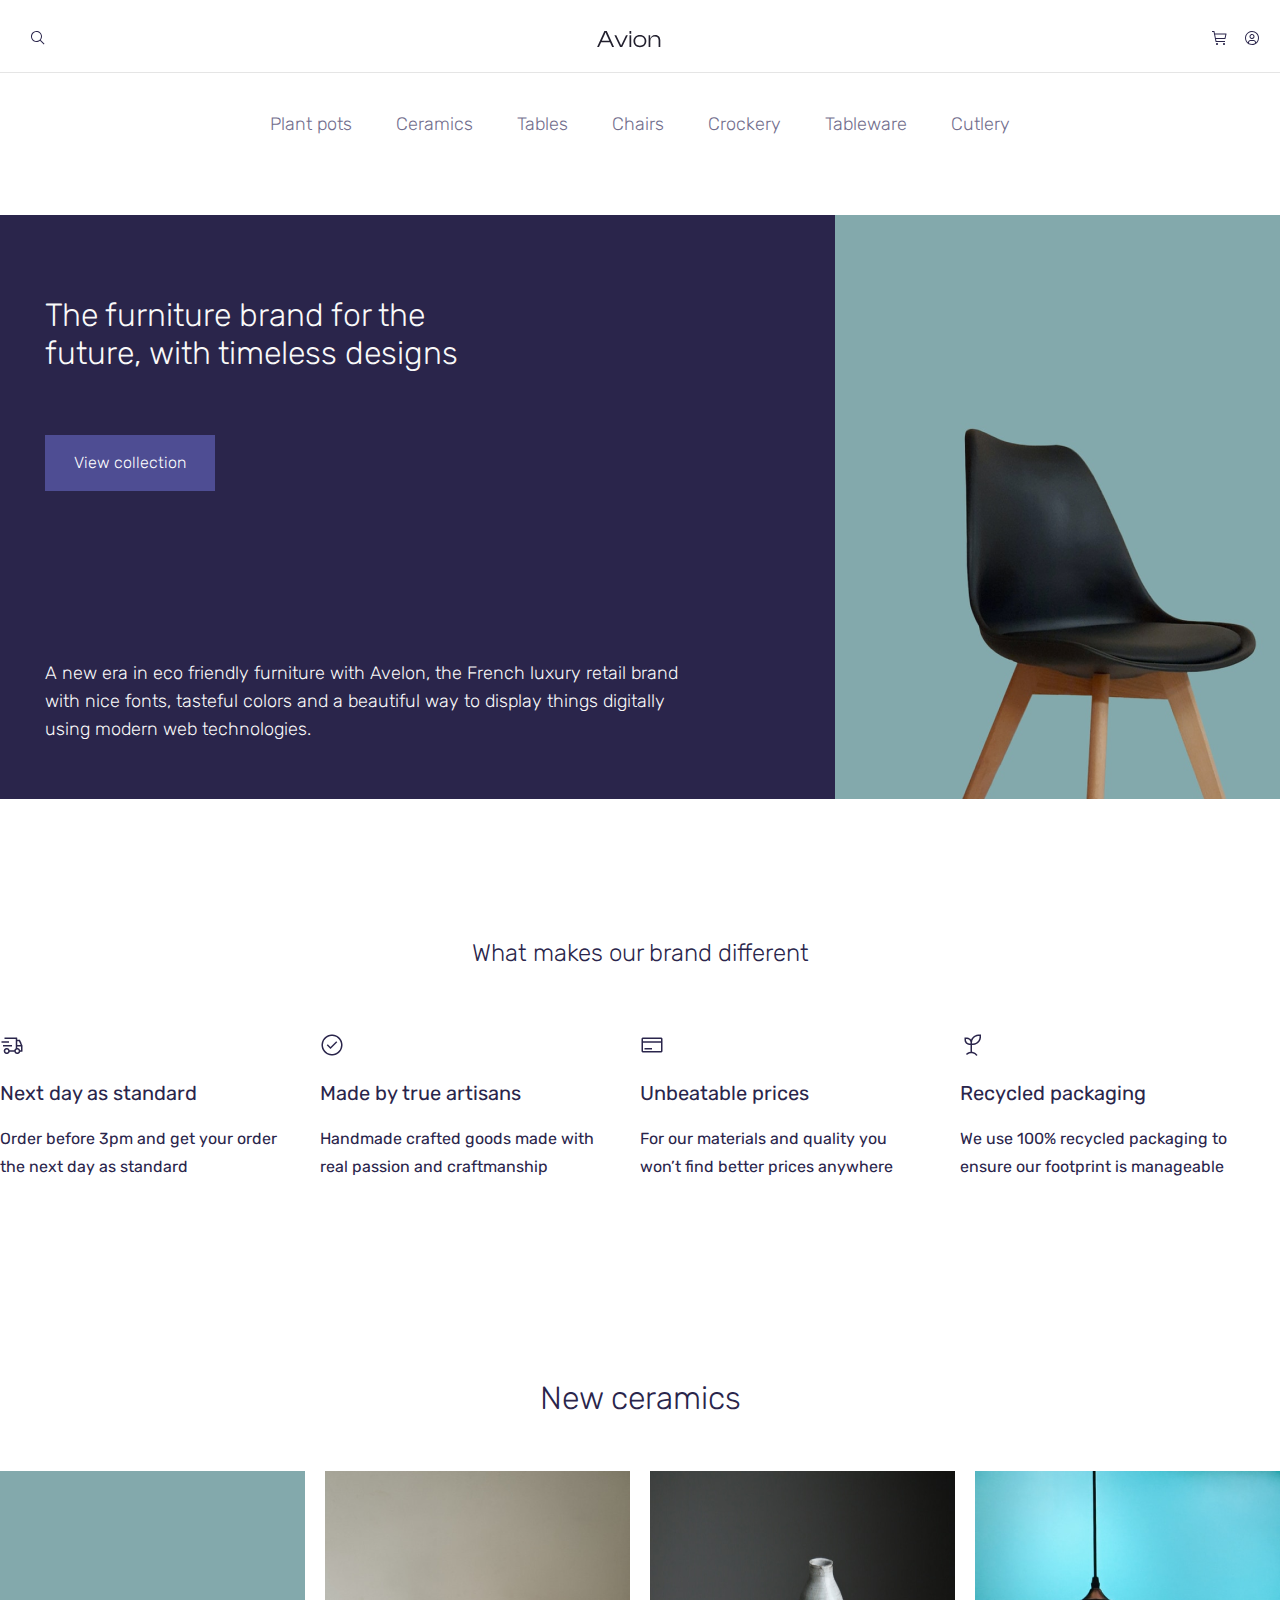
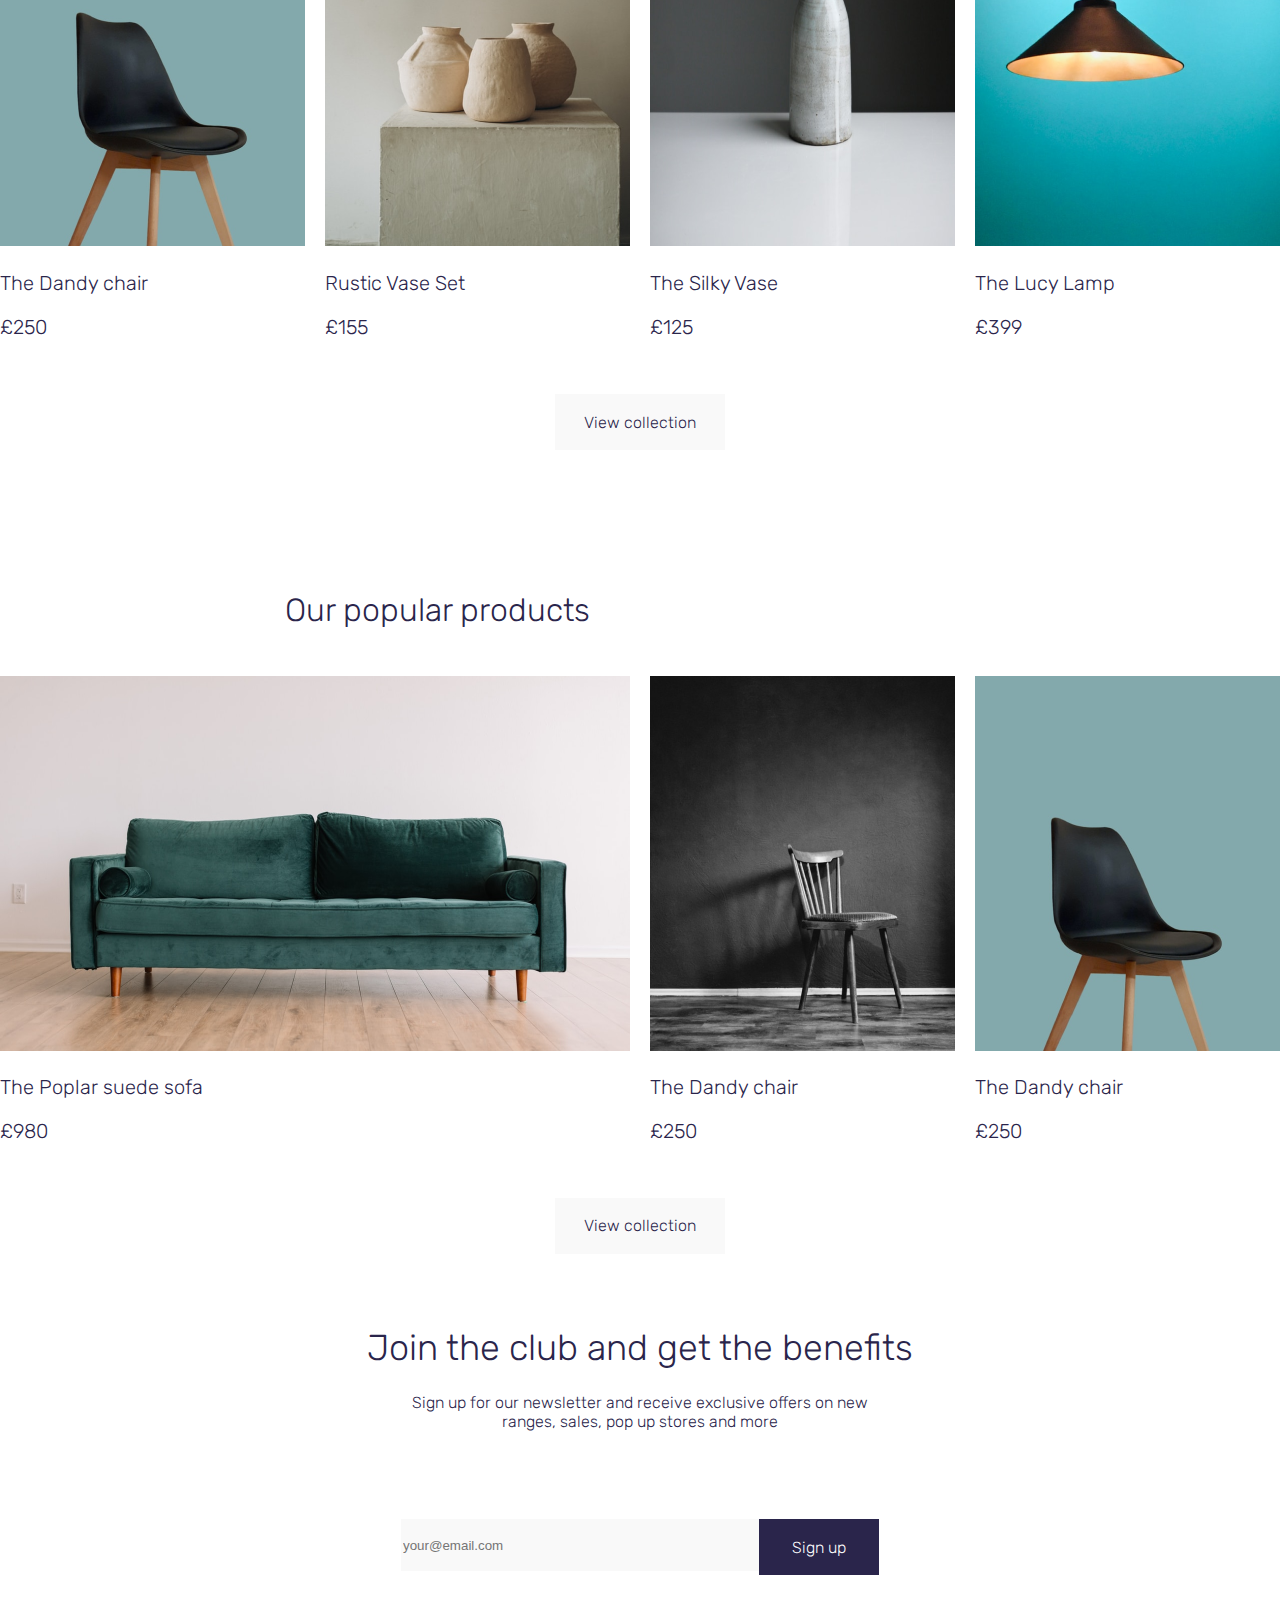
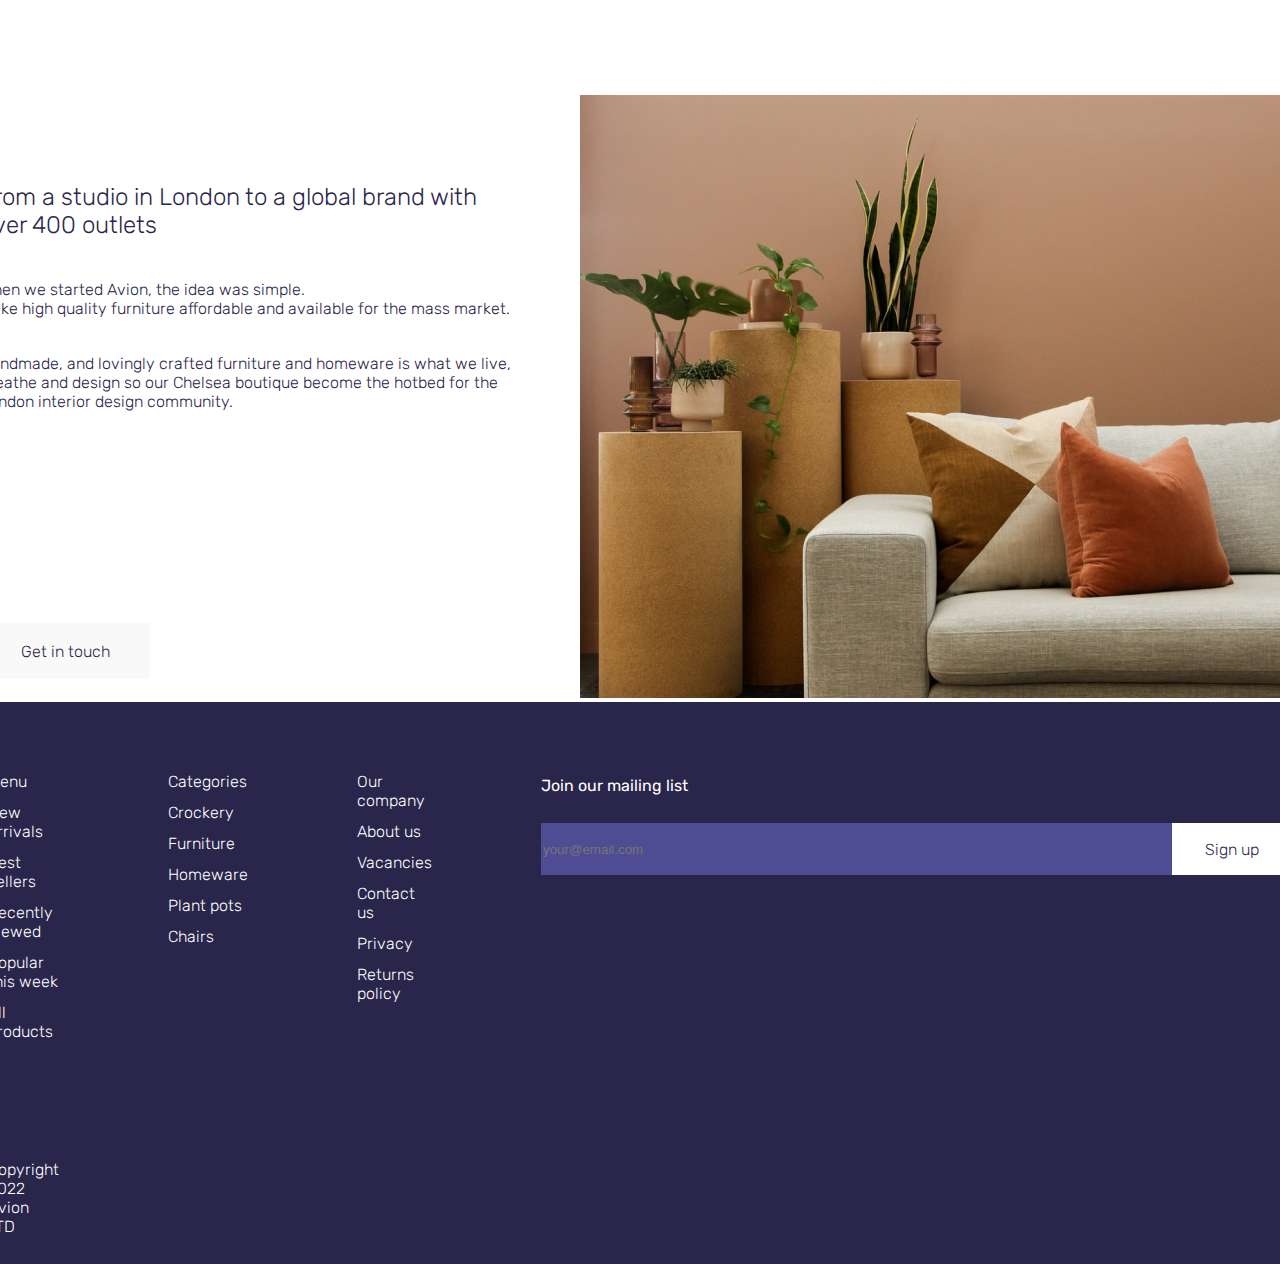
<file: index.html>
<!DOCTYPE html>
<html lang="en">
<head>
    <meta charset="UTF-8">
    <meta name="viewport" content="width=device-width, initial-scale=1.0">
    <link rel="icon" type="image/svg+xml" href="./src/img/Avionlogo.svg" />
    <link rel="stylesheet" href="./src/style/style.css">
    <title>Avion</title>
</head>
<body>
    <header>
        <div class="header_container">
            <a class="btn_search" href="#"><img src="./src/img/Search.svg" alt="search"></a>
            <a href="#"><img src="./src/img/Avion.svg" alt="logotype"></a>
            <div class="header_nav">
                <a href="basket.html"><img src="./src/img/Shoppingcart.svg" alt="shopcart"></a>
                <a href="#"><img src="./src/img/Useravatar.svg" alt="avatar"></a>
            </div>
        </div>
        <div class="header_links">
            <a href="#">Plant pots</a>
            <a href="#">Ceramics</a>
            <a href="#">Tables</a>
            <a href="#">Chairs</a>
            <a href="#">Crockery</a>
            <a href="#">Tableware</a>
            <a href="#">Cutlery</a>
        </div>
    </header>
    <main>
        <div class="collection_wrapper">
            <div class="collection_container">
                <div class="collection_text">
                    <h1 class="collection_title">The furniture brand for the<br> future, with timeless designs</h1>
                    <button onclick="document.location='product_listing.html'" class="btn_collection">View collection</button>
                    <p class="collection_subtitle">A new era in eco friendly furniture with Avelon, the French luxury retail brand<br>with nice fonts, tasteful colors and a beautiful way to display things digitally<br>using modern web technologies.</p>
                </div>
                <div class="collection_img">
                    <img src="./src/img/rightchair.png" alt="">
                </div>
            </div>
        </div>
        <div class="brand_container">
            <h1 class="brand_title">What makes our brand different</h1>
            <div class="brand_wrapper">
                <div class="block_brand">
                    <img src="./src/img/Delivery.png" alt="">
                    <p class="block_brand_title">Next day as standard</p>
                    <p class="block_brand_subtitle">Order before 3pm and get your order<br>the next day as standard</p>
                </div>
                <div class="block_brand">
                    <img src="./src/img/Checkmarkoutline.png" alt="">
                    <p class="block_brand_title">Made by true artisans</p>
                    <p class="block_brand_subtitle">Handmade crafted goods made with<br>real passion and craftmanship</p>
                
                </div>
                <div class="block_brand">
                    <img src="./src/img/Purchase.png" alt="">
                    <p class="block_brand_title">Unbeatable prices</p>
                    <p class="block_brand_subtitle">For our materials and quality you<br>won’t find better prices anywhere</p>
                </div>
                <div class="block_brand">
                    <img src="./src/img/Sprout.png" alt="">
                    <p class="block_brand_title">Recycled packaging</p>
                    <p class="block_brand_subtitle">We use 100% recycled packaging to<br>ensure our footprint is manageable</p>
                </div>
            </div>
        </div>
        <div class="ceramic_container">
            <h1 class="ceramic_title">New ceramics</h1>
            <div class="ceramic_wrapper">
                <div class="block_ceramic">
                    <img src="./src/img/Parent.png" alt="">
                    <p>The Dandy chair</p>
                    <p>£250</p>
                </div>
                <div class="block_ceramic">
                    <img src="./src/img/Parent1.png" alt="">
                    <p>Rustic Vase Set</p>
                    <p>£155</p>
                </div>
                <div class="block_ceramic">
                    <img src="./src/img/Parent2.png" alt="">
                    <p>The Silky Vase</p>
                    <p>£125</p>
                </div>
                <div class="block_ceramic">
                    <img src="./src/img/Parent3.png" alt="">
                    <p>The Lucy Lamp</p>
                    <p>£399</p>
                </div>   
            </div>
            <div class="btn_ceramic">
                <button onclick="document.location='product_listing.html'" class="btn_ceramic_collection">View collection</button>
            </div>
        </div>
        <div class="popular_product_container">
            <h1 class="popular_title">Our popular products</h1>
            <div class="popular_product_wrapper">
                <div class="popular_product_block">
                    <img src="./src/img/Large.png" alt="">
                    <p class="popular_product_title">The Poplar suede sofa</p>
                    <p class="popular_product_subtitle">£980</p>
                </div>
                <div class="popular_product_block">
                    <img src="./src/img/Parent-1.png" alt="">
                    <p class="popular_product_title">The Dandy chair</p>
                    <p class="popular_product_subtitle">£250</p>
                </div>
                <div class="popular_product_block">
                    <img src="./src/img/Parent-2.png" alt="">
                    <p class="popular_product_title">The Dandy chair</p>
                    <p class="popular_product_subtitle">£250</p>
                </div>
            </div>
            <div class="btn_popular">
                <button onclick="document.location='product_listing.html'" class="btn_popular_product">View collection</button>
            </div>
        </div>
        <div class="join_container">
            <div class="join_text">
                <h1 class="join_title">Join the club and get the benefits</h1>
                <p class="join_subtitle">Sign up for our newsletter and receive exclusive offers on new<br> ranges, sales, pop up stores and more</p>
            </div>
            <div class="join_form">
                <input class="join_input" type="text" placeholder="your@email.com">
                <button onclick="alert('Welcome the club')" class="btn_join">Sign up</button>
            </div>
        </div>
        <div class="outlets_container">
            <div class="outlets_text">
                <h1 class="outlets_title">From a studio in London to a global brand with<br>over 400 outlets</h1>
                <p class="outlets_subtitle1">When we started Avion, the idea was simple.<br> Make high quality furniture affordable and available for the mass market.</p>
                <p class="outlets_subtitle2">Handmade, and lovingly crafted furniture and homeware is what we live,<br> breathe and design so our Chelsea boutique become the hotbed for the<br> London interior design community.</p>
                <button onclick="document.location='about.html'" class="btn_outlets">Get in touch</button>
            </div>
            <div class="outlets_img">
                <img src="./src/img/Image.png" alt="">
            </div>
        </div>
    </main>
    <footer>
        <footer>
            <div class="footer_container">
                <div class="footer_menu">
                    <a>Menu</a>
                    <a>New arrivals</a>
                    <a>Best sellers</a>
                    <a>Recently viewed</a>
                    <a>Popular this week</a>
                    <a>All products</p>
                    <p class="footer_right">Copyright 2022 Avion LTD</p>
                </div>
                <div class="footer_categories">
                    <a>Categories</a>
                    <a>Crockery</a>
                    <a>Furniture</a>
                    <a>Homeware</a>
                    <a>Plant pots</a>
                    <a>Chairs</a>
                </div>
                <div class="footer_company">
                    <a>Our company</a>
                    <a>About us</a>
                    <a>Vacancies</a>
                    <a>Contact us</a>
                    <a>Privacy</a>
                    <a>Returns policy</a>
                </div>
                <div class="footer_join">
                    <p>Join our mailing list</p>
                    <div class="join_form3">
                        <input class="join_input3" type="text" placeholder="your@email.com">
                        <button onclick="alert('An invitation letter has been sent to your email')" class="btn_join3">Sign up</button>
                    </div>
                </div>
            </div>
        </footer>
    </footer>
</body>
</html>
</file>
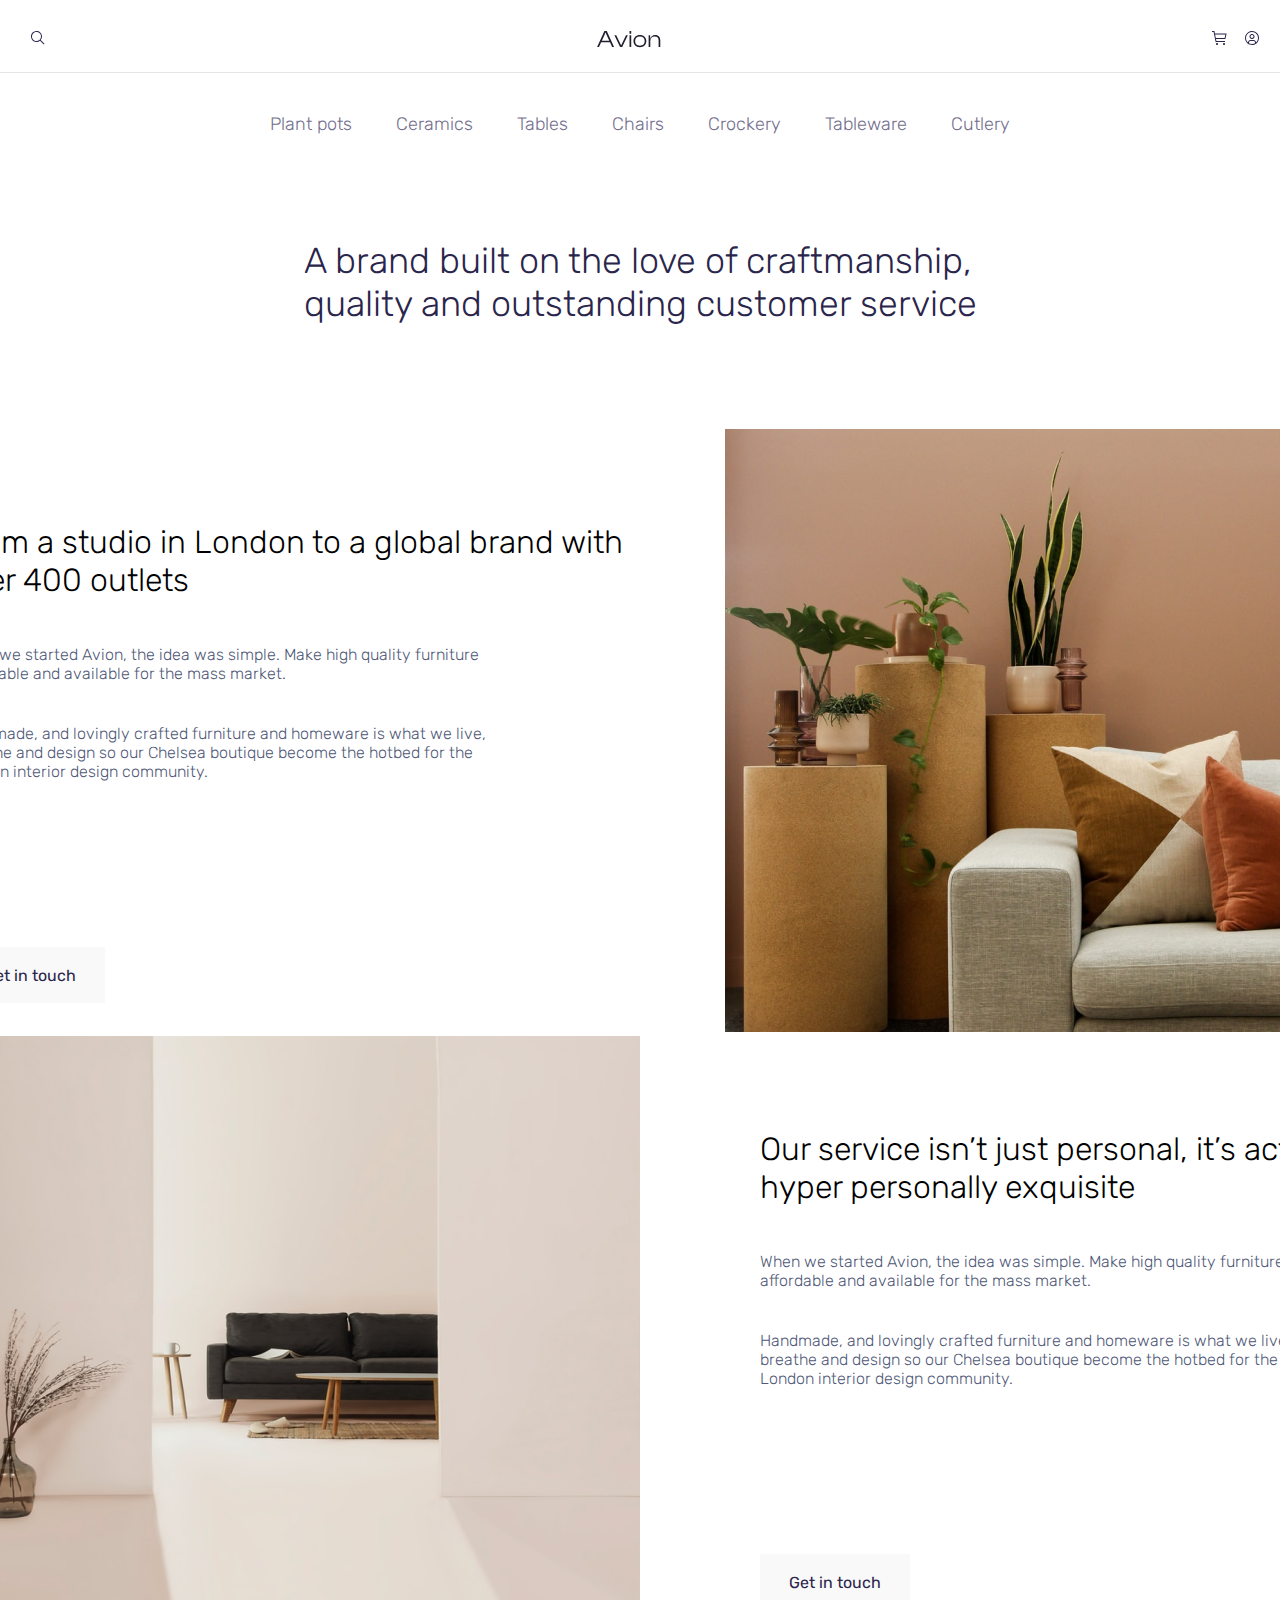
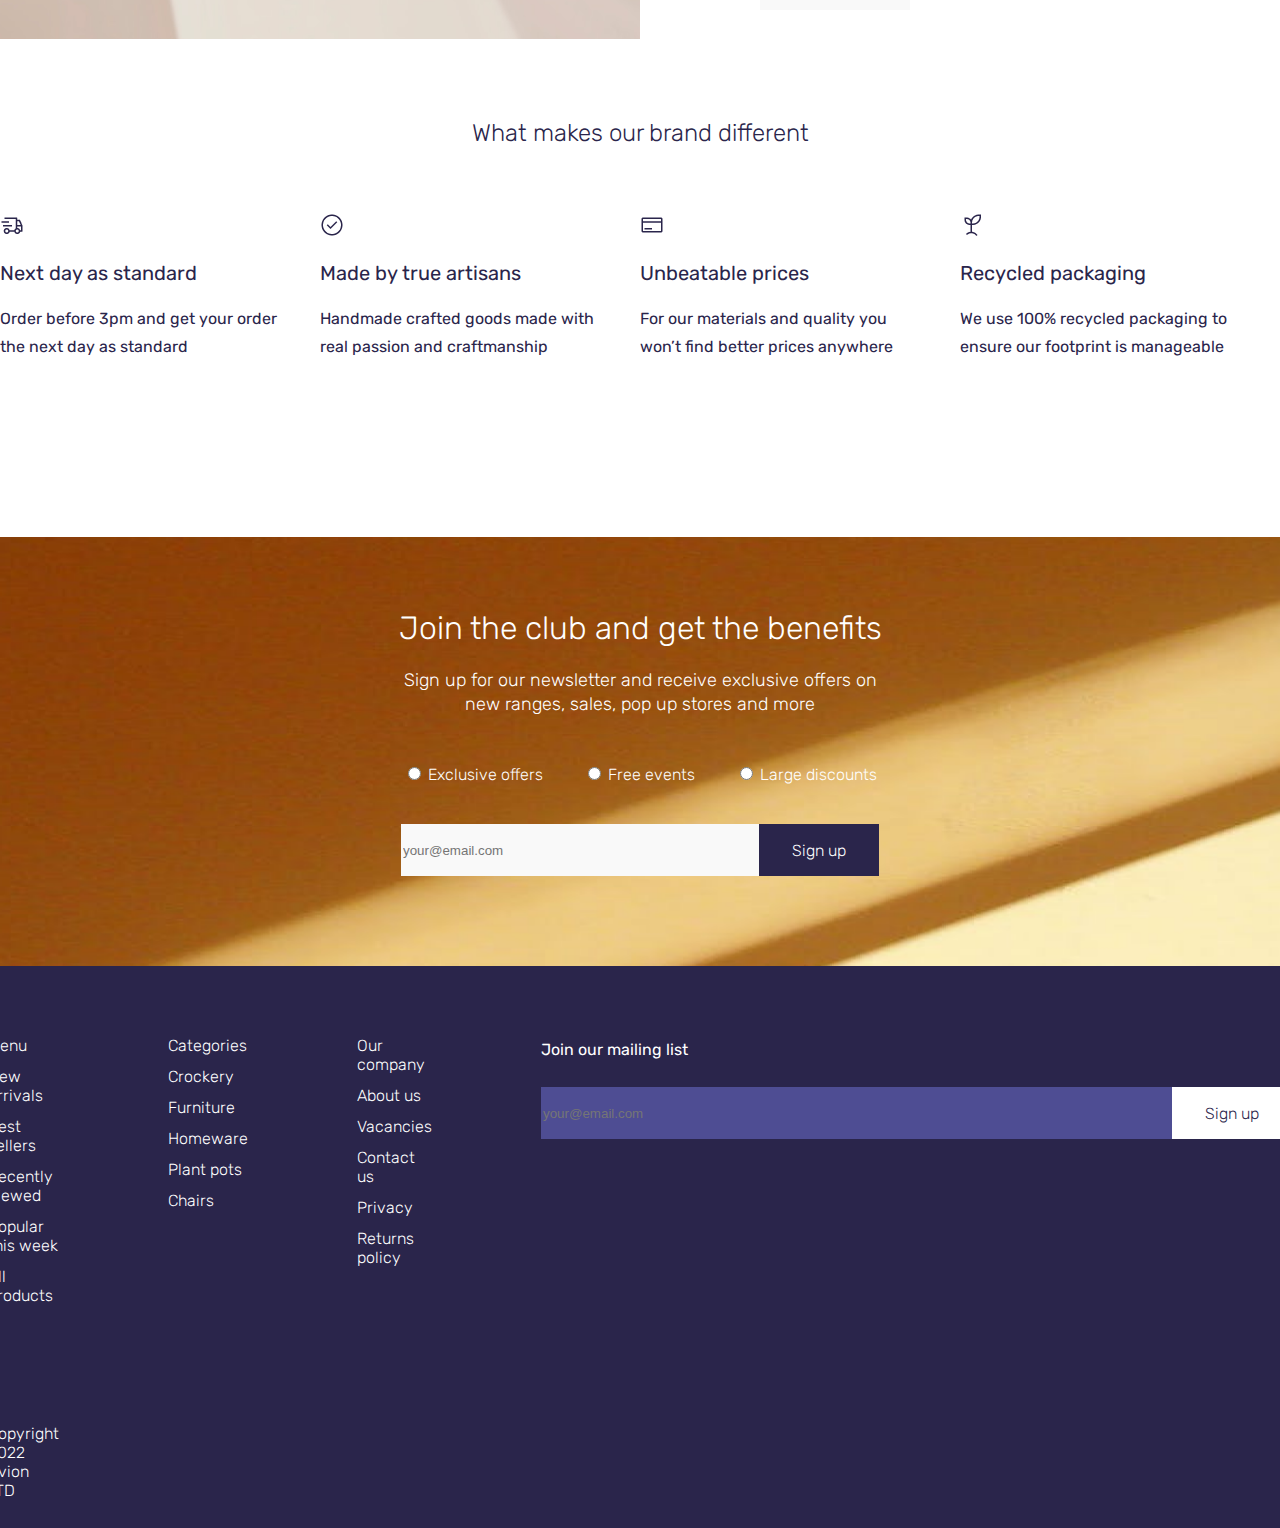
<file: about.html>
<!DOCTYPE html>
<html lang="en">
<head>
    <meta charset="UTF-8">
    <meta name="viewport" content="width=device-width, initial-scale=1.0">
    <link rel="icon" type="image/svg+xml" href="./src/img/Avionlogo.svg" />
    <link rel="stylesheet" href="./src/style/style.css">
    <title>Avion</title>
</head>
<body>
    <header>
        <div class="header_container">
            <a class="btn_search" href="#"><img src="./src/img/Search.svg" alt="search"></a>
            <a href="#"><img src="./src/img/Avion.svg" alt="logotype"></a>
            <div class="header_nav">
                <a href="basket.html"><img src="./src/img/Shoppingcart.svg" alt="shopcart"></a>
                <a href="#"><img src="./src/img/Useravatar.svg" alt="avatar"></a>
            </div>
        </div>
        <div class="header_links">
            <a href="#">Plant pots</a>
            <a href="#">Ceramics</a>
            <a href="#">Tables</a>
            <a href="#">Chairs</a>
            <a href="#">Crockery</a>
            <a href="#">Tableware</a>
            <a href="#">Cutlery</a>
        </div>
    </header>
    <main>
        <h1 class="about_main_title">A brand built on the love of craftmanship,<br>quality and outstanding customer service</h1>
        <div class="about_studio_container1">
            <div class="about_studio_text">
                <h1 class="about_studio_title">From a studio in London to a global brand with<br>over 400 outlets</h1>
                <p class="about_studio_subtitle">When we started Avion, the idea was simple. Make high quality furniture<br>affordable and available for the mass market.</p>
                <p class="about_studio_subtitle">Handmade, and lovingly crafted furniture and homeware is what we live,<br> breathe and design so our Chelsea boutique become the hotbed for the<br> London interior design community.</p>
                <div class="btn_about_get">
                    <button onclick="document.location='product_listing.html'" class="btn_get">Get in touch</button>
                </div>
            </div>
            <div class="about_studio_img">
                <img src="./src/img/Image.png" alt="">
            </div>
        </div>
        <div class="about_studio_container2">
            <div class="about_studio_img">
                <img src="./src/img/Image2.png" alt="">
            </div>
            <div class="about_studio_text">
                <h1 class="about_studio_titlev1">Our service isn’t just personal, it’s actually<br>hyper personally exquisite</h1>
                <p class="about_studio_subtitlev1">When we started Avion, the idea was simple. Make high quality furniture<br> affordable and available for the mass market.</p>
                <p class="about_studio_subtitlev1">Handmade, and lovingly crafted furniture and homeware is what we live,<br> breathe and design so our Chelsea boutique become the hotbed for the<br> London interior design community.</p>
                <div class="btn_about_getv1">
                    <button onclick="document.location='product_listing.html'" class="btn_getv1">Get in touch</button>
                </div>
            </div>
        </div>
        <div class="brand_containerv1">
            <h1 class="brand_title">What makes our brand different</h1>
            <div class="brand_wrapper">
                <div class="block_brand">
                    <img src="./src/img/Delivery.png" alt="">
                    <p class="block_brand_title">Next day as standard</p>
                    <p class="block_brand_subtitle">Order before 3pm and get your order<br>the next day as standard</p>
                </div>
                <div class="block_brand">
                    <img src="./src/img/Checkmarkoutline.png" alt="">
                    <p class="block_brand_title">Made by true artisans</p>
                    <p class="block_brand_subtitle">Handmade crafted goods made with<br>real passion and craftmanship</p>
                
                </div>
                <div class="block_brand">
                    <img src="./src/img/Purchase.png" alt="">
                    <p class="block_brand_title">Unbeatable prices</p>
                    <p class="block_brand_subtitle">For our materials and quality you<br>won’t find better prices anywhere</p>
                </div>
                <div class="block_brand">
                    <img src="./src/img/Sprout.png" alt="">
                    <p class="block_brand_title">Recycled packaging</p>
                    <p class="block_brand_subtitle">We use 100% recycled packaging to<br>ensure our footprint is manageable</p>
                </div>
            </div>
        </div>
        <div class="club_container">
            <div class="club_text">
                <h1 class="club_title">Join the club and get the benefits</h1>
                <p class="club_subtitle">Sign up for our newsletter and receive exclusive offers on<br> new ranges, sales, pop up stores and more</p>
            </div>
            <div class="club_container_radio">
                <div class="radio_offers">
                    <input type="radio">
                    <label for="">Exclusive offers</label>
                </div>
                <div class="radio_events">
                    <input type="radio">
                    <label for="">Free events</label>
                </div>
                <div class="radio_discounts">
                    <input type="radio">
                    <label for="">Large discounts</label>
                </div>
            </div>
            <div class="join_form1">
                <input class="join_input1" type="text" placeholder="your@email.com">
                <button onclick="alert('Welcome the club')" class="btn_join1">Sign up</button>
            </div>
        </div>
    </main>
    <footer>
        <footer>
            <div class="footer_container">
                <div class="footer_menu">
                    <a>Menu</a>
                    <a>New arrivals</a>
                    <a>Best sellers</a>
                    <a>Recently viewed</a>
                    <a>Popular this week</a>
                    <a>All products</p>
                    <p class="footer_right">Copyright 2022 Avion LTD</p>
                </div>
                <div class="footer_categories">
                    <a>Categories</a>
                    <a>Crockery</a>
                    <a>Furniture</a>
                    <a>Homeware</a>
                    <a>Plant pots</a>
                    <a>Chairs</a>
                </div>
                <div class="footer_company">
                    <a>Our company</a>
                    <a>About us</a>
                    <a>Vacancies</a>
                    <a>Contact us</a>
                    <a>Privacy</a>
                    <a>Returns policy</a>
                </div>
                <div class="footer_join">
                    <p>Join our mailing list</p>
                    <div class="join_form3">
                        <input class="join_input3" type="text" placeholder="your@email.com">
                        <button onclick="alert('An invitation letter has been sent to your email')" class="btn_join3">Sign up</button>
                    </div>
                </div>
            </div>
        </footer>
    </footer>
</body>
</html>
</file>
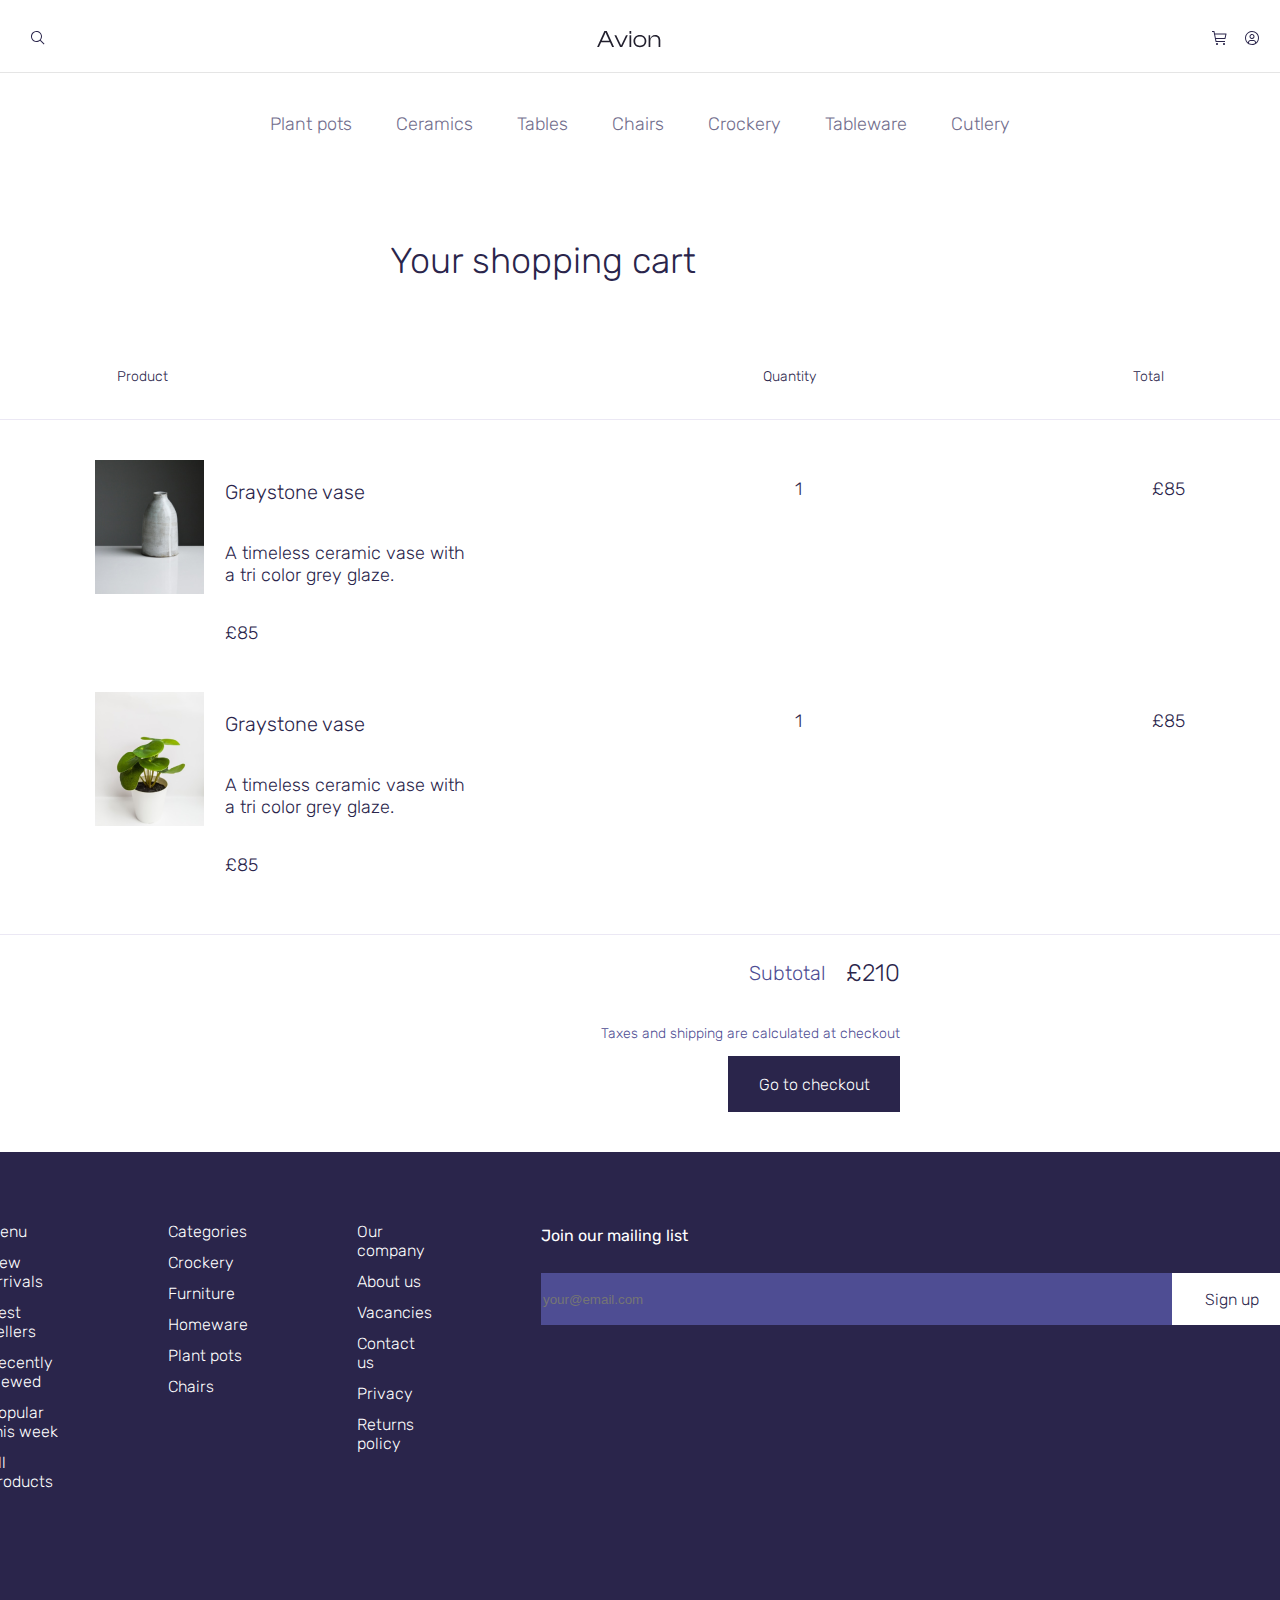
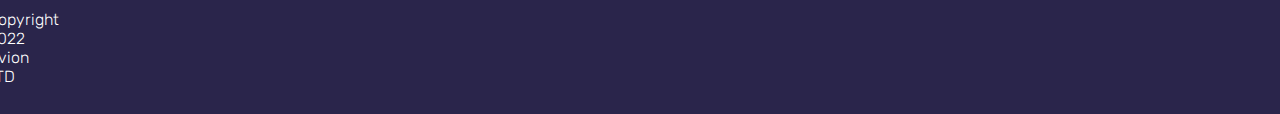
<file: basket.html>
<!DOCTYPE html>
<html lang="en">
<head>
    <meta charset="UTF-8">
    <meta name="viewport" content="width=device-width, initial-scale=1.0">
    <link rel="icon" type="image/svg+xml" href="./src/img/Avionlogo.svg" />
    <link rel="stylesheet" href="./src/style/style.css">
    <title>Avion</title>
</head>
<body>
    <header>
        <div class="header_container">
            <a class="btn_search" href="#"><img src="./src/img/Search.svg" alt="search"></a>
            <a href="#"><img src="./src/img/Avion.svg" alt="logotype"></a>
            <div class="header_nav">
                <a href="basket.html"><img src="./src/img/Shoppingcart.svg" alt="shopcart"></a>
                <a href="#"><img src="./src/img/Useravatar.svg" alt="avatar"></a>
            </div>
        </div>
        <div class="header_links">
            <a href="#">Plant pots</a>
            <a href="#">Ceramics</a>
            <a href="#">Tables</a>
            <a href="#">Chairs</a>
            <a href="#">Crockery</a>
            <a href="#">Tableware</a>
            <a href="#">Cutlery</a>
        </div>
    </header>
    <main>
        <div class="shop_cart_container">
            <h1 class="shop_cart_title">Your shopping cart</h1>
            <div class="cart_specifications">
                <div class="cart_specifications_left">
                    <p>Product</p>
                </div>
                <div class="cart_specifications_right">
                    <p>Quantity</p>
                    <p>Total</p>
                </div>
            </div>
            <div class="product_cart1">
                <div class="product_cart1_name">
                    <div class="product_cart1_title">
                        <img height="134px" src="./src/img/Product Image.png" alt="">
                        <div class="name">
                            <p class="namep">Graystone vase</p>
                            <p>A timeless ceramic vase with<br>a tri color grey glaze.</p>
                            <p>£85</p>
                        </div>
                    </div>
                    <div class="specifications">
                        <div class="quantity">
                            <p>1</p>
                        </div>
                        <div class="price">
                            <p>£85</p>
                        </div>
                    </div>
                </div>
            </div>
            <div class="product_cart2">
                <div class="product_cart1_name">
                    <div class="product_cart1_title">
                        <img height="134px" src="./src/img/Product Image-1.png" alt="">
                        <div class="name">
                            <p class="namep">Graystone vase</p>
                            <p>A timeless ceramic vase with<br>a tri color grey glaze.</p>
                            <p>£85</p>
                        </div>
                    </div>
                    <div class="specifications">
                        <div class="quantity">
                            <p>1</p>
                        </div>
                        <div class="price">
                            <p>£85</p>
                        </div>
                    </div>
                </div>
            </div>
        </div>
        <div class="total_container">
            <div class="total_price">
                <h1 class="price_title">Subtotal</h1>
                <p class="price_subtitle">£210</p>
            </div>
            <p class="total_txes_title">Taxes and shipping are calculated at checkout</p>
            <div class="btn_price_go">
                <button onclick="document.location='index.html'" class="btn_price">Go to checkout</button>
            </div>
        </div>
    </main>
    <footer>
        <footer>
            <div class="footer_container">
                <div class="footer_menu">
                    <a>Menu</a>
                    <a>New arrivals</a>
                    <a>Best sellers</a>
                    <a>Recently viewed</a>
                    <a>Popular this week</a>
                    <a>All products</p>
                    <p class="footer_right">Copyright 2022 Avion LTD</p>
                </div>
                <div class="footer_categories">
                    <a>Categories</a>
                    <a>Crockery</a>
                    <a>Furniture</a>
                    <a>Homeware</a>
                    <a>Plant pots</a>
                    <a>Chairs</a>
                </div>
                <div class="footer_company">
                    <a>Our company</a>
                    <a>About us</a>
                    <a>Vacancies</a>
                    <a>Contact us</a>
                    <a>Privacy</a>
                    <a>Returns policy</a>
                </div>
                <div class="footer_join">
                    <p>Join our mailing list</p>
                    <div class="join_form3">
                        <input class="join_input3" type="text" placeholder="your@email.com">
                        <button onclick="alert('An invitation letter has been sent to your email')" class="btn_join3">Sign up</button>
                    </div>
                </div>
            </div>
        </footer>
    </footer>
</body>
</html>
</file>
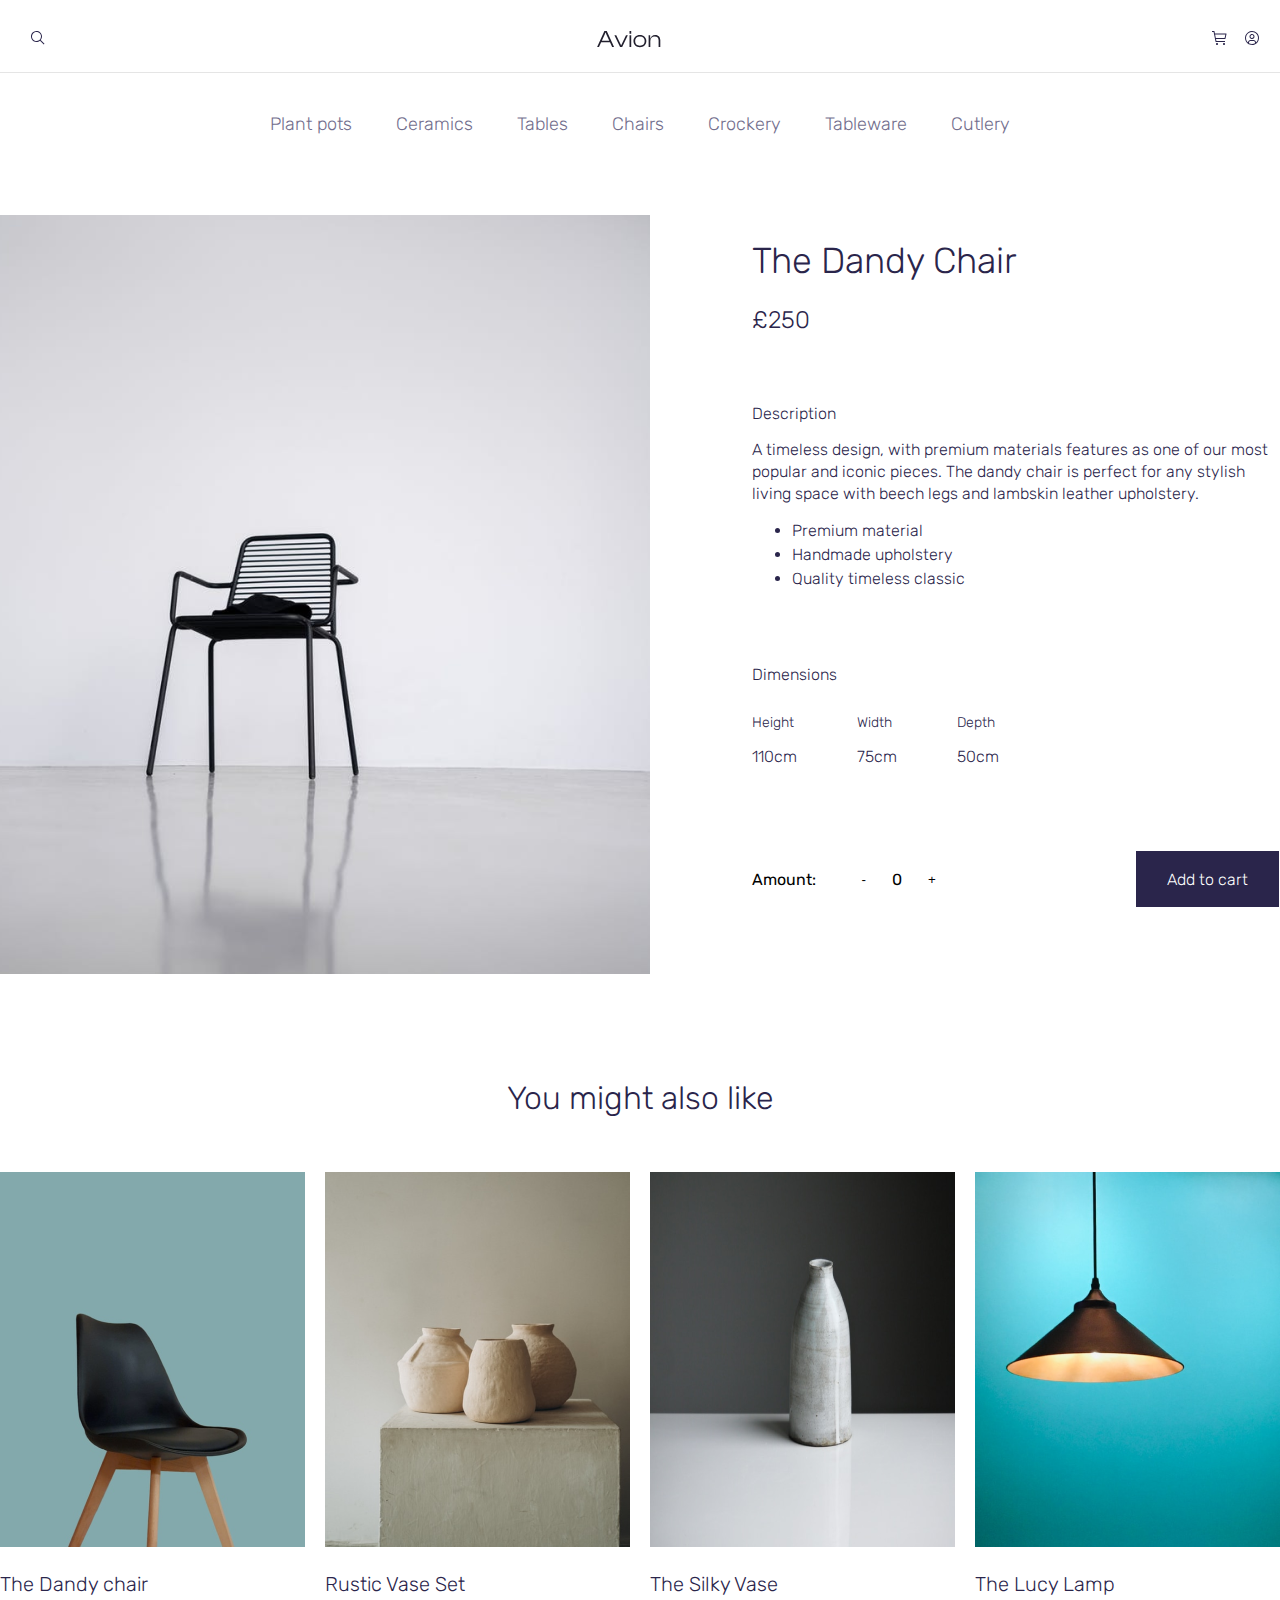
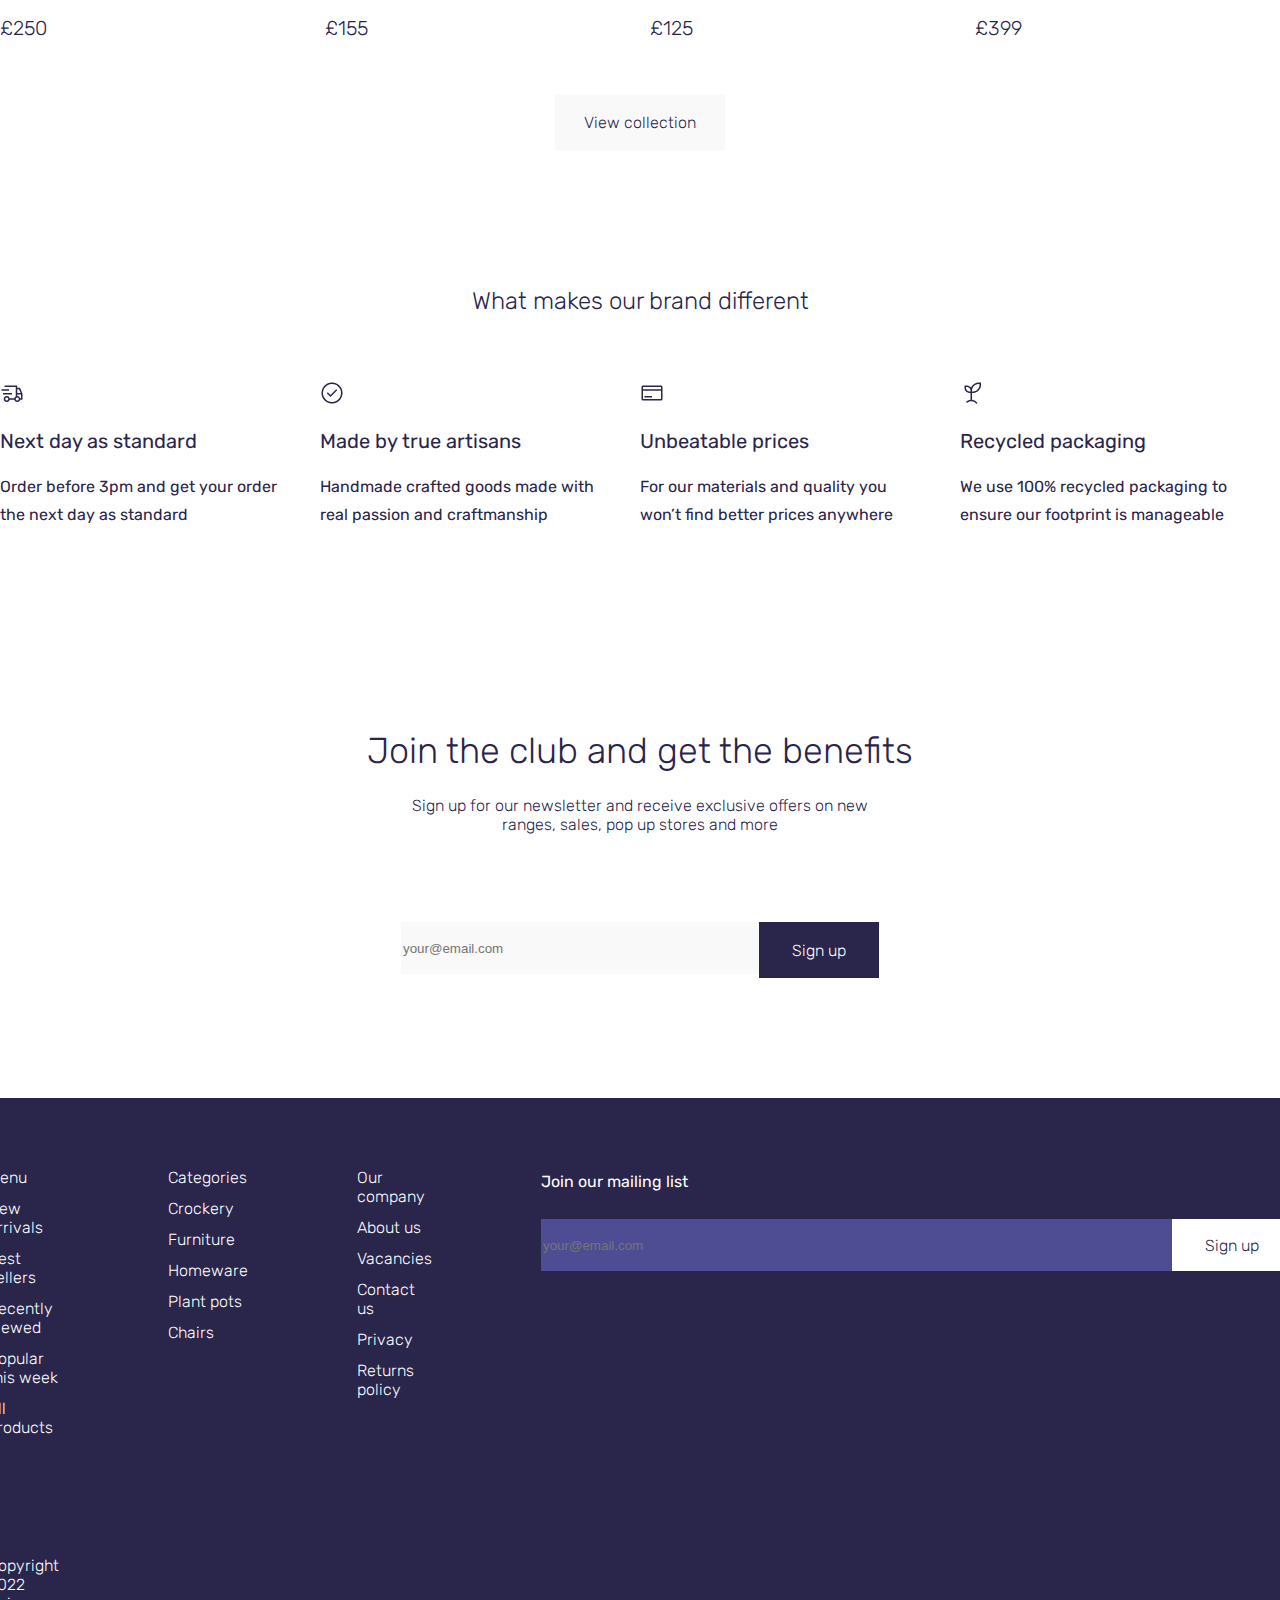
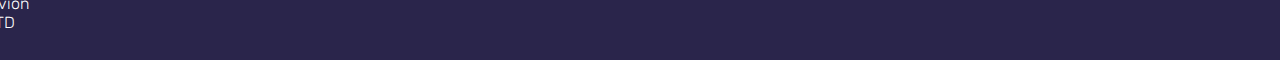
<file: product.html>
<!DOCTYPE html>
<html lang="en">
<head>
    <meta charset="UTF-8">
    <meta name="viewport" content="width=device-width, initial-scale=1.0">
    <link rel="icon" type="image/svg+xml" href="./src/img/Avionlogo.svg" />
    <link rel="stylesheet" href="./src/style/style.css">
    <title>Avion</title>
</head>
<body>
    <header>
        <div class="header_container">
            <a class="btn_search" href="#"><img src="./src/img/Search.svg" alt="search"></a>
            <a href="#"><img src="./src/img/Avion.svg" alt="logotype"></a>
            <div class="header_nav">
                <a href="basket.html"><img src="./src/img/Shoppingcart.svg" alt="shopcart"></a>
                <a href="#"><img src="./src/img/Useravatar.svg" alt="avatar"></a>
            </div>
        </div>
        <div class="header_links">
            <a href="#">Plant pots</a>
            <a href="#">Ceramics</a>
            <a href="#">Tables</a>
            <a href="#">Chairs</a>
            <a href="#">Crockery</a>
            <a href="#">Tableware</a>
            <a href="#">Cutlery</a>
        </div>
    </header>
    <main>
        <div class="chair_product">
            <div class="chair_product_img">
                <img src="./src/img/chairleft.png" alt="">
            </div>
            <div class="chair_product_information">
                <h1 class="chair_product_name">The Dandy Chair</h1>
                <h1 class="chair_product_price">£250</h1>
                <div class="chair_product_discription">
                    <p class="chair_product_title_name">Description</p>
                    <p class="chair_product_title">A timeless design, with premium materials features as one of our most<br> popular and iconic pieces. The dandy chair is perfect for any stylish<br> living space with beech legs and lambskin leather upholstery.</p>
                    <ul>
                        <li>Premium material</li>
                        <li>Handmade upholstery</li>
                        <li>Quality timeless classic</li>
                    </ul>
                </div>
                <div class="chair_product_dimensions_specifications">
                    <p class="chair_product_dimensions_specifications_name">Dimensions</p>
                    <div class="dimensions_specifications">
                        <div class="dimensions_height">
                            <p class="dimensions_height_class">Height</p>
                            <p class="dimensions_height_specifications">110cm</p>
                        </div>
                        <div class="dimensions_width">
                            <p class="dimensions_width_name">Width</p>
                            <p class="dimensions_width_specifications">75cm</p>
                        </div>
                        <div class="dimensions_depth">
                            <p class="dimensions_depth_name">Depth</p>
                            <p class="dimensions_depth_specifications">50cm</p>
                        </div>
                    </div>
                </div>
                <div class="amount_container">
                    <p class="amount">Amount:</p>
                    <div class="amount_container_btn">
                        <div class="btn_sum">
                            <button class="btn_decrement" id="decrement">-</button>
                            <span id="count">0</span>
                            <button class="btn_increment" id="increment">+</button>
                        </div>
                        <div class="btn_add">
                            <button onclick="document.location='basket.html'" class="btn_amount_add">Add to cart</button>
                        </div>
                    </div>
                </div>
            </div>
        </div>
        <div class="ceramic_container">
            <h1 class="ceramic_title">You might also like</h1>
            <div class="ceramic_wrapper">
                <div class="block_ceramic">
                    <img src="./src/img/Parent.png" alt="">
                    <p>The Dandy chair</p>
                    <p>£250</p>
                </div>
                <div class="block_ceramic">
                    <img src="./src/img/Parent1.png" alt="">
                    <p>Rustic Vase Set</p>
                    <p>£155</p>
                </div>
                <div class="block_ceramic">
                    <img src="./src/img/Parent2.png" alt="">
                    <p>The Silky Vase</p>
                    <p>£125</p>
                </div>
                <div class="block_ceramic">
                    <img src="./src/img/Parent3.png" alt="">
                    <p>The Lucy Lamp</p>
                    <p>£399</p>
                </div>   
            </div>
            <div class="btn_ceramic">
                <button onclick="document.location='./product_listing.html'" class="btn_ceramic_collection">View collection</button>
            </div>
        </div>
        <div class="brand_containerv1">
            <h1 class="brand_title">What makes our brand different</h1>
            <div class="brand_wrapper">
                <div class="block_brand">
                    <img src="./src/img/Delivery.png" alt="">
                    <p class="block_brand_title">Next day as standard</p>
                    <p class="block_brand_subtitle">Order before 3pm and get your order<br>the next day as standard</p>
                </div>
                <div class="block_brand">
                    <img src="./src/img/Checkmarkoutline.png" alt="">
                    <p class="block_brand_title">Made by true artisans</p>
                    <p class="block_brand_subtitle">Handmade crafted goods made with<br>real passion and craftmanship</p>
                
                </div>
                <div class="block_brand">
                    <img src="./src/img/Purchase.png" alt="">
                    <p class="block_brand_title">Unbeatable prices</p>
                    <p class="block_brand_subtitle">For our materials and quality you<br>won’t find better prices anywhere</p>
                </div>
                <div class="block_brand">
                    <img src="./src/img/Sprout.png" alt="">
                    <p class="block_brand_title">Recycled packaging</p>
                    <p class="block_brand_subtitle">We use 100% recycled packaging to<br>ensure our footprint is manageable</p>
                </div>
            </div>
        </div>
        <div class="join_container">
            <div class="join_text">
                <h1 class="join_title">Join the club and get the benefits</h1>
                <p class="join_subtitle">Sign up for our newsletter and receive exclusive offers on new<br> ranges, sales, pop up stores and more</p>
            </div>
            <div class="join_form">
                <input class="join_input" type="text" placeholder="your@email.com">
                <button onclick="alert('Welcome the club')" class="btn_join">Sign up</button>
            </div>
        </div>
    </main>
    <footer>
        <footer>
            <div class="footer_container">
                <div class="footer_menu">
                    <a>Menu</a>
                    <a>New arrivals</a>
                    <a>Best sellers</a>
                    <a>Recently viewed</a>
                    <a>Popular this week</a>
                    <a>All products</p>
                    <p class="footer_right">Copyright 2022 Avion LTD</p>
                </div>
                <div class="footer_categories">
                    <a>Categories</a>
                    <a>Crockery</a>
                    <a>Furniture</a>
                    <a>Homeware</a>
                    <a>Plant pots</a>
                    <a>Chairs</a>
                </div>
                <div class="footer_company">
                    <a>Our company</a>
                    <a>About us</a>
                    <a>Vacancies</a>
                    <a>Contact us</a>
                    <a>Privacy</a>
                    <a>Returns policy</a>
                </div>
                <div class="footer_join">
                    <p>Join our mailing list</p>
                    <div class="join_form3">
                        <input class="join_input3" type="text" placeholder="your@email.com">
                        <button onclick="alert('An invitation letter has been sent to your email')" class="btn_join3">Sign up</button>
                    </div>
                </div>
            </div>
        </footer>
    </footer>
    <script src="./src/script/script.js"></script>
</body>
</html>
</file>
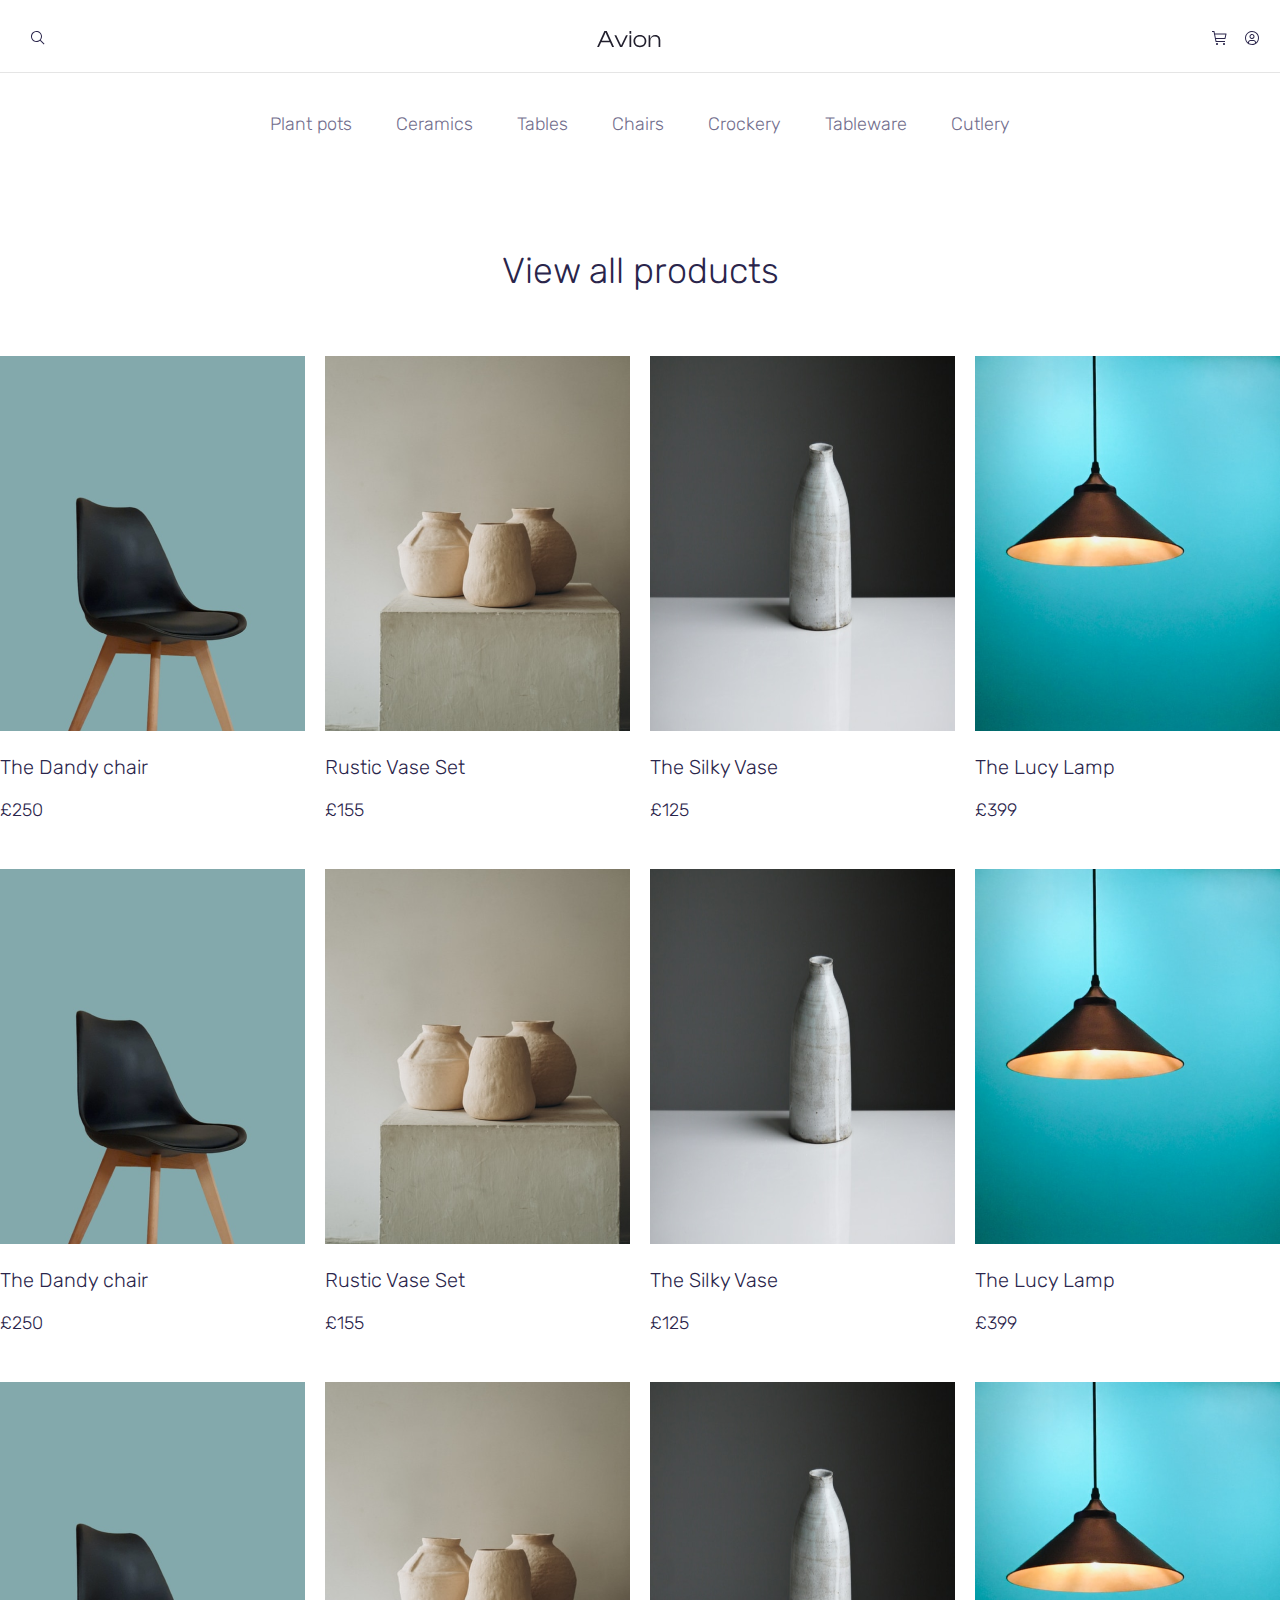
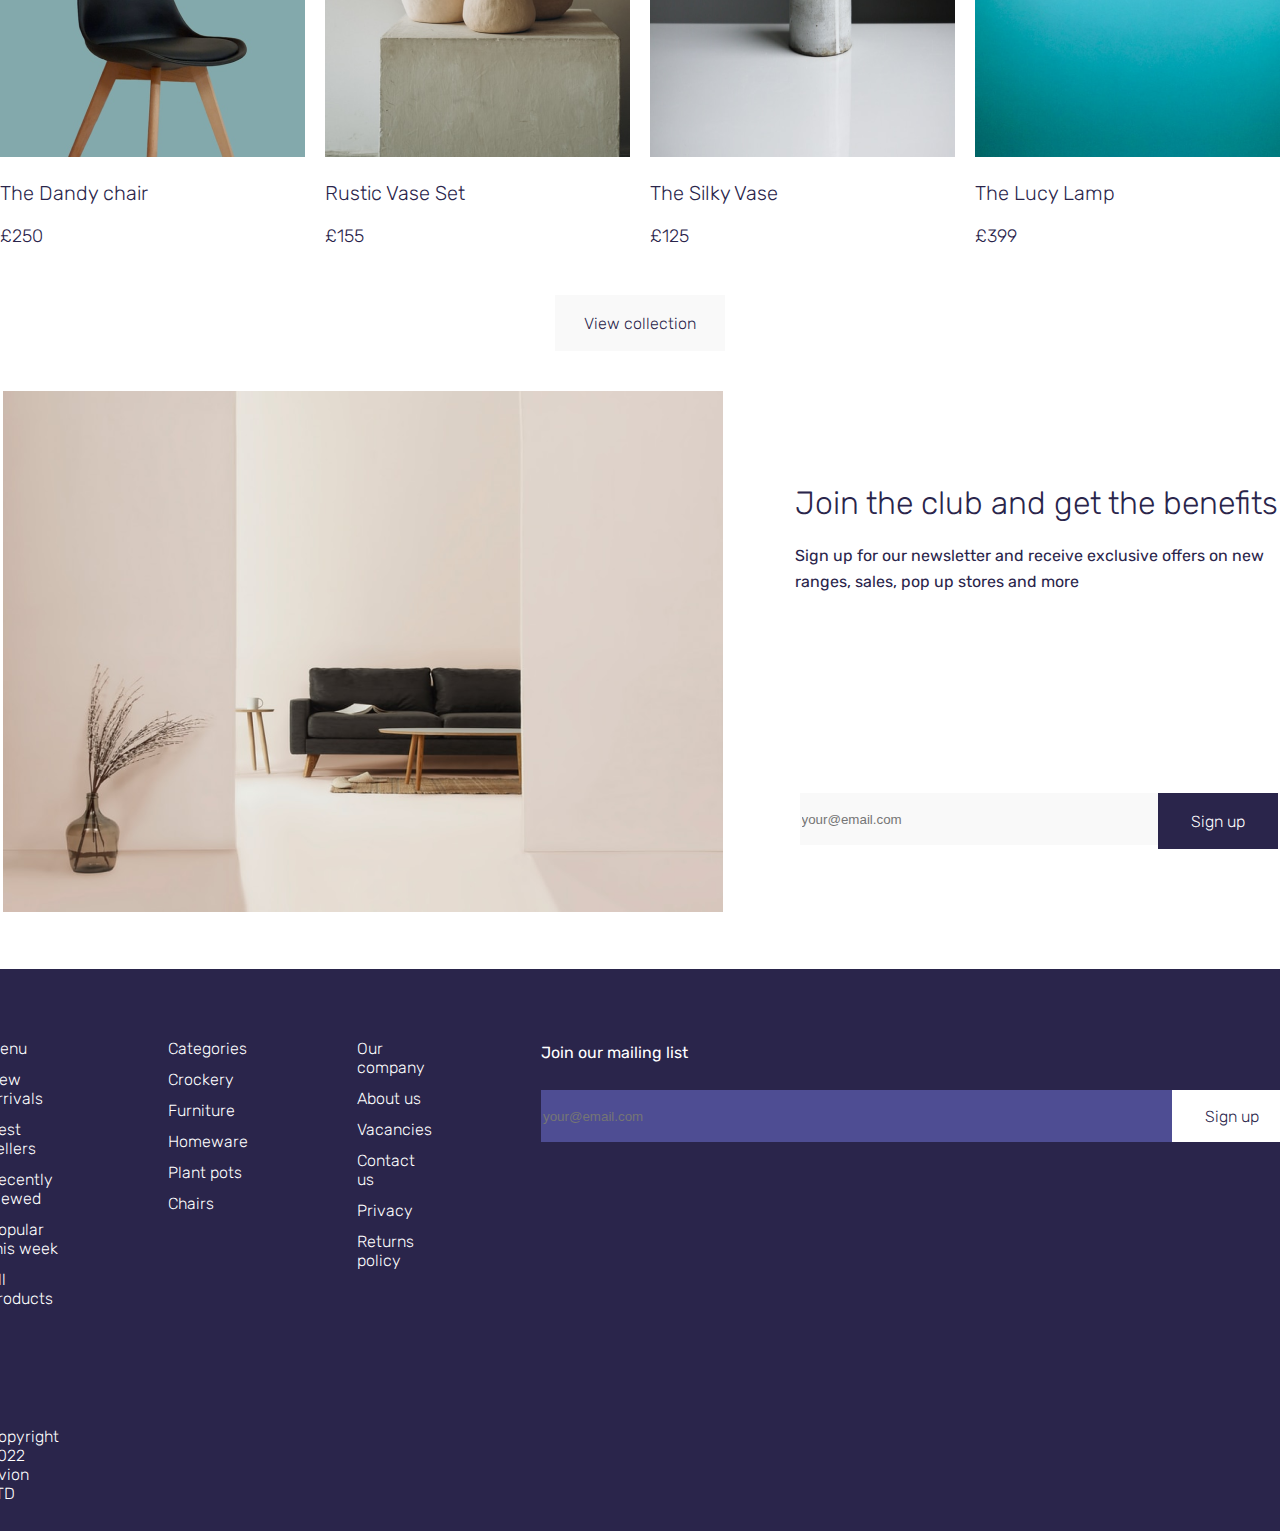
<file: product_listing.html>
<!DOCTYPE html>
<html lang="en">
<head>
    <meta charset="UTF-8">
    <meta name="viewport" content="width=device-width, initial-scale=1.0">
    <link rel="icon" type="image/svg+xml" href="./src/img/Avionlogo.svg" />
    <link rel="stylesheet" href="./src/style/style.css">
    <title>Avion</title>
</head>
<body>
    <header>
        <div class="header_container">
            <a class="btn_search" href="#"><img src="./src/img/Search.svg" alt="search"></a>
            <a href="#"><img src="./src/img/Avion.svg" alt="logotype"></a>
            <div class="header_nav">
                <a href="basket.html"><img src="./src/img/Shoppingcart.svg" alt="shopcart"></a>
                <a href="#"><img src="./src/img/Useravatar.svg" alt="avatar"></a>
            </div>
        </div>
        <div class="header_links">
            <a href="#">Plant pots</a>
            <a href="#">Ceramics</a>
            <a href="#">Tables</a>
            <a href="#">Chairs</a>
            <a href="#">Crockery</a>
            <a href="#">Tableware</a>
            <a href="#">Cutlery</a>
        </div>
    </header>
    <main>
        <div class="view_all_products_product">
            <h1 class="view_all_products">View all products</h1>
            <div class="chair_block">
                <div class="chair_v1_block">
                    <img src="./src/img/Parent.png" alt="">
                    <p class="chair_block_name">The Dandy chair</p>
                    <p onclick="document.location='product.html'" class="chair_block_price">£250</p>
                </div>
                <div class="chair_v2_block">
                    <img src="./src/img/Parent1.png" alt="">
                    <p class="chair_block_name">Rustic Vase Set</p>
                    <p onclick="document.location='product.html'" class="chair_block_price">£155</p>
                </div>
                <div class="chair_v3_block">
                    <img src="./src/img/Parent2.png" alt="">
                    <p class="chair_block_name">The Silky Vase</p>
                    <p onclick="document.location='product.html'" class="chair_block_price">£125</p>
                </div>
                <div class="chair_v4_block">
                    <img src="./src/img/Parent3.png" alt="">
                    <p class="chair_block_name">The Lucy Lamp</p>
                    <p onclick="document.location='product.html'" class="chair_block_price">£399</p>
                </div>
            </div>
            <div class="chair_block">
                <div class="chair_v1_block">
                    <img src="./src/img/Parent.png" alt="">
                    <p class="chair_block_name">The Dandy chair</p>
                    <p onclick="document.location='product.html'" class="chair_block_price">£250</p>
                </div>
                <div class="chair_v2_block">
                    <img src="./src/img/Parent1.png" alt="">
                    <p class="chair_block_name">Rustic Vase Set</p>
                    <p onclick="document.location='product.html'" class="chair_block_price">£155</p>
                </div>
                <div class="chair_v3_block">
                    <img src="./src/img/Parent2.png" alt="">
                    <p class="chair_block_name">The Silky Vase</p>
                    <p onclick="document.location='product.html'" class="chair_block_price">£125</p>
                </div>
                <div class="chair_v4_block">
                    <img src="./src/img/Parent3.png" alt="">
                    <p class="chair_block_name">The Lucy Lamp</p>
                    <p onclick="document.location='product.html'" class="chair_block_price">£399</p>
                </div>
            </div>
            <div class="chair_block">
                <div class="chair_v1_block">
                    <img src="./src/img/Parent.png" alt="">
                    <p class="chair_block_name">The Dandy chair</p>
                    <p onclick="document.location='product.html'" class="chair_block_price">£250</p>
                </div>
                <div class="chair_v2_block">
                    <img src="./src/img/Parent1.png" alt="">
                    <p class="chair_block_name">Rustic Vase Set</p>
                    <p onclick="document.location='product.html'" class="chair_block_price">£155</p>
                </div>
                <div class="chair_v3_block">
                    <img src="./src/img/Parent2.png" alt="">
                    <p class="chair_block_name">The Silky Vase</p>
                    <p onclick="document.location='product.html'" class="chair_block_price">£125</p>
                </div>
                <div class="chair_v4_block">
                    <img src="./src/img/Parent3.png" alt="">
                    <p class="chair_block_name">The Lucy Lamp</p>
                    <p onclick="document.location='product.html'" class="chair_block_price">£399</p>
                </div>
            </div>
            <div class="btn_chair_block">
                <button class="btn_chair">View collection</button>
            </div>
        </div>
        <div class="last_join">
            <div class="last_join_img">
                <img src="./src/img/Imageleftlisting.png" alt="">
            </div>
            <div class="last_join_text">
                <h1>Join the club and get the benefits</h1>
                <p>Sign up for our newsletter and receive exclusive offers on new<br> ranges, sales, pop up stores and more</p>
                <div class="join_form2">
                    <input class="join_input2" type="text" placeholder="your@email.com">
                    <button onclick="alert('Welcome the club')" class="btn_join2">Sign up</button>
                </div>
            </div>
        </div>
    </main>
    <footer>
        <div class="footer_container">
            <div class="footer_menu">
                <a>Menu</a>
                <a>New arrivals</a>
                <a>Best sellers</a>
                <a>Recently viewed</a>
                <a>Popular this week</a>
                <a>All products</p>
                <p class="footer_right">Copyright 2022 Avion LTD</p>
            </div>
            <div class="footer_categories">
                <a>Categories</a>
                <a>Crockery</a>
                <a>Furniture</a>
                <a>Homeware</a>
                <a>Plant pots</a>
                <a>Chairs</a>
            </div>
            <div class="footer_company">
                <a>Our company</a>
                <a>About us</a>
                <a>Vacancies</a>
                <a>Contact us</a>
                <a>Privacy</a>
                <a>Returns policy</a>
            </div>
            <div class="footer_join">
                <p>Join our mailing list</p>
                <div class="join_form3">
                    <input class="join_input3" type="text" placeholder="your@email.com">
                    <button onclick="alert('An invitation letter has been sent to your email')" class="btn_join3">Sign up</button>
                </div>
            </div>
        </div>
    </footer>
</body>
</html>
</file>
<file: src/style/style.css>
@import url("https://fonts.googleapis.com/css2?family=Inter:wght@200;400;600;700&family=Pixelify+Sans:wght@400;500;600;700&family=Poppins:ital,wght@0,700;1,200;1,400;1,600;1,800&family=Rubik:ital,wght@0,300;0,400;0,500;0,600;0,700;0,800;0,900;1,300;1,400;1,500;1,600;1,700;1,800;1,900&display=swap");
body {
  padding: 0;
  margin: 0;
  font-family: "Rubik", sans-serif;
}

header {
  display: flex;
  flex-direction: column;
  justify-content: center;
}

.header_container {
  padding-top: 30px;
  display: flex;
  justify-content: space-between;
  border-bottom: 1px solid rgba(0, 0, 0, 0.1);
  padding-bottom: 20px;
}

.btn_search {
  padding-left: 30px;
}

.header_nav {
  display: flex;
  gap: 16px;
  padding-right: 20px;
}

.header_links {
  display: flex;
  justify-content: center;
  gap: 44px;
  padding-top: 40px;
  padding-bottom: 80px;
}
.header_links a {
  text-decoration: none;
  color: #726E8D;
  font-family: "Rubik", sans-serif;
  font-size: 18px;
  font-weight: lighter;
}

main {
  display: flex;
  justify-content: center;
  flex-direction: column;
}

.collection_container {
  display: grid;
  grid-template-columns: 850px 520px;
  color: #f9f9f9;
  padding-left: 60px;
}

.collection_text {
  background-color: #2A254B;
  height: 584px;
  padding-left: 60px;
}

.collection_title {
  padding-top: 60px;
  font-family: "Rubik", sans-serif;
  font-size: 32px;
  font-weight: lighter;
  padding-bottom: 41px;
}

.btn_collection {
  font-family: "Rubik", sans-serif;
  width: 170px;
  height: 56px;
  background-color: #4E4D93;
  color: white;
  border: none;
  font-size: 16px;
  font-weight: 300;
}

.collection_subtitle {
  padding-top: 150px;
  font-size: 18px;
  font-weight: 100;
  line-height: 28px;
}

.brand_container {
  padding-top: 120px;
  color: #2A254B;
  padding-bottom: 160px;
}

.brand_title {
  display: flex;
  justify-content: center;
  font-size: 24px;
  font-weight: 300;
}

.block_brand_title {
  font-size: 20px;
}

.block_brand_subtitle {
  font-size: 16px;
  line-height: 28px;
}

.brand_wrapper {
  display: grid;
  grid-template-columns: 320px 320px 320px 320px;
  justify-content: center;
}

.block_brand {
  padding-top: 50px;
}

.collection_wrapper {
  position: relative;
  display: flex;
  justify-content: center;
}

.ceramic_title {
  padding-bottom: 33px;
  color: #2A254B;
  font-size: 32px;
  font-weight: 300;
  display: flex;
  justify-content: center;
}

.block_ceramic {
  color: #2A254B;
  font-size: 20px;
  font-weight: 300;
}

.ceramic_wrapper {
  display: grid;
  grid-template-columns: 305px 305px 305px 305px;
  justify-content: center;
  gap: 20px;
}

.btn_ceramic_collection {
  font-family: "Rubik", sans-serif;
  width: 170px;
  height: 56px;
  border: none;
  background-color: #f9f9f9;
  color: #2A254B;
  font-size: 16px;
  font-weight: 300;
  margin-top: 35px;
}

.btn_ceramic {
  display: flex;
  justify-content: center;
  padding-bottom: 120px;
}

.popular_product_wrapper {
  display: flex;
  justify-content: center;
  gap: 20px;
}

.popular_product_title, .popular_product_subtitle {
  color: #2A254B;
  font-size: 20px;
  font-weight: 300;
}

.popular_title {
  color: #2A254B;
  font-size: 32px;
  font-weight: 300;
  padding-left: 285px;
  padding-bottom: 25px;
}

.btn_popular_product {
  font-family: "Rubik", sans-serif;
  width: 170px;
  height: 56px;
  border: none;
  background-color: #f9f9f9;
  color: #2A254B;
  font-size: 16px;
  font-weight: 300;
  margin-top: 35px;
}

.btn_popular {
  display: flex;
  justify-content: center;
  padding-bottom: 48px;
}

.join_container {
  display: flex;
  justify-content: center;
  flex-direction: column;
}

.join_text {
  text-align: center;
  color: #2A254B;
}

.join_title {
  font-size: 36px;
  font-weight: 300;
}

.join_subtitle {
  font-size: 16px;
  font-weight: 200;
}

.join_form {
  display: flex;
  margin: 0;
  justify-content: center;
  padding-top: 72px;
  padding-bottom: 120px;
}

.btn_join {
  background-color: #2A254B;
  color: white;
  width: 120px;
  height: 56px;
  border: none;
  font-family: "Rubik", sans-serif;
  font-size: 16px;
  font-weight: 200;
}

.join_input {
  width: 354px;
  height: 50px;
  background-color: #F9F9F9;
  border: none;
}

.outlets_container {
  display: grid;
  grid-template-columns: 600px 720px;
  justify-content: center;
  justify-content: center;
}

.outlets_text {
  color: #2A254B;
  padding-top: 72px;
}

.outlets_title {
  font-size: 24px;
  font-weight: 300;
  padding-bottom: 25px;
}

.outlets_subtitle1, .outlets_subtitle2 {
  font-size: 16px;
  font-weight: 200;
  padding-bottom: 196px;
}

.outlets_subtitle1 {
  padding-bottom: 20px;
}

.btn_outlets {
  font-family: "Rubik", sans-serif;
  width: 170px;
  height: 56px;
  border: none;
  background-color: #f9f9f9;
  color: #2A254B;
  font-size: 16px;
  font-weight: 300;
}

.chair_product {
  padding-bottom: 80px;
  display: grid;
  grid-template-columns: 721px 600px;
  gap: 102px;
  justify-content: center;
}

.chair_product_name, .chair_product_price {
  color: #2A254B;
  font-weight: 100;
  font-size: 36px;
}

.chair_product_price {
  font-size: 24px;
}

.chair_product_discription {
  color: #2A254B;
  font-size: 16px;
  font-weight: 100;
}
.chair_product_discription li {
  padding-bottom: 5px;
}

.chair_product_title_name {
  padding-top: 54px;
}

.chair_product_title {
  line-height: 22px;
}

.chair_product_dimensions_specifications {
  padding-top: 40px;
  color: #2A254B;
}

.chair_product_dimensions_specifications_name {
  font-size: 16px;
  font-weight: 100;
}

.dimensions_specifications {
  display: flex;
  gap: 60px;
}

.dimensions_height_class, .dimensions_width_name, .dimensions_depth_name {
  font-size: 14px;
  font-weight: 100;
}

.dimensions_height_specifications, .dimensions_width_specifications, .dimensions_depth_specifications {
  font-size: 16px;
  font-weight: 100;
}

.amount_container {
  display: flex;
  padding-top: 69px;
  align-items: center;
}

.amount {
  padding-right: 40px;
}

.amount_container_btn {
  display: grid;
  grid-template-columns: 200px 200px;
  gap: 80px;
}
.amount_container_btn span {
  padding-top: 19px;
}

.btn_sum {
  display: flex;
  gap: 20px;
}

.btn_decrement, .btn_increment {
  background-color: white;
  border: none;
}

.btn_increment {
  padding-right: 186px;
}

.btn_amount_add {
  font-family: "Rubik", sans-serif;
  width: 143px;
  height: 56px;
  color: #ffffff;
  background-color: #2A254B;
  border: none;
  font-size: 16px;
  font-weight: 300;
}

.brand_containerv1 {
  color: #2A254B;
  padding-bottom: 160px;
}

.about_main_title {
  color: #2A254B;
  font-size: 36px;
  font-weight: 100;
  display: flex;
  justify-content: center;
  padding-bottom: 80px;
}

.about_studio_container1, .about_studio_container2 {
  display: grid;
  grid-template-columns: 720px 600px;
  justify-content: center;
}

.about_studio_container1 {
  gap: 50px;
}

.about_studio_container2 {
  gap: 120px;
  padding-bottom: 60px;
}

.about_studio_title {
  font-weight: 100;
  font-style: 24px;
  padding-top: 72px;
}

.about_studio_subtitle {
  padding-top: 25px;
  font-weight: 100;
  font-size: 16px;
  color: #505977;
}

.btn_get {
  margin-top: 150px;
  width: 150px;
  height: 56px;
  background-color: #f9f9f9;
  border: none;
  color: #2A254B;
  font-size: 16px;
  font-family: "Rubik", sans-serif;
}

.about_studio_titlev1 {
  font-weight: 100;
  font-style: 24px;
  padding-top: 72px;
}

.about_studio_subtitlev1 {
  padding-top: 25px;
  font-weight: 100;
  font-size: 16px;
  color: #505977;
}

.btn_getv1 {
  margin-top: 150px;
  width: 150px;
  height: 56px;
  background-color: #f9f9f9;
  border: none;
  color: #2A254B;
  font-size: 16px;
  font-family: "Rubik", sans-serif;
}

.club_container {
  background: url(/src/img/Imagebc.png);
  background-size: cover;
  display: flex;
  flex-direction: column;
}

.club_title {
  display: flex;
  justify-content: center;
  padding-top: 50px;
  color: #ffffff;
  font-size: 32px;
  font-weight: 300;
}

.club_subtitle {
  display: flex;
  justify-content: center;
  text-align: center;
  font-size: 18px;
  font-weight: 200;
  color: #ffffff;
  line-height: 24px;
  padding-bottom: 30px;
}

.club_container_radio {
  display: flex;
  justify-content: center;
  gap: 40px;
  color: #ffffff;
  font-size: 16px;
  font-weight: 100;
}

.join_form1 {
  display: flex;
  margin: 0;
  justify-content: center;
  padding-top: 40px;
  padding-bottom: 90px;
}

.btn_join1 {
  background-color: #2A254B;
  color: white;
  width: 120px;
  height: 52px;
  border: none;
  font-family: "Rubik", sans-serif;
  font-size: 16px;
  font-weight: 200;
}

.join_input1 {
  width: 354px;
  height: 50px;
  background-color: #F9F9F9;
  border: none;
}

.shop_cart_title {
  color: #2A254B;
  font-size: 36px;
  font-weight: 100;
  padding-bottom: 48px;
  padding-left: 390px;
}

.cart_specifications {
  display: flex;
  justify-content: center;
  gap: 595px;
  padding-bottom: 20px;
  color: #2A254B;
  font-weight: 300;
  font-size: 14px;
}

.cart_specifications_right {
  display: flex;
  gap: 317px;
}

.product_cart1_title {
  display: flex;
  gap: 21px;
}

.name {
  display: flex;
  flex-direction: column;
  font-size: 18px;
  color: #2A254B;
  font-weight: 100;
}

.namep {
  font-size: 20px;
}

.specifications {
  display: flex;
  gap: 350px;
}

.product_cart1_name {
  display: flex;
  justify-content: center;
  gap: 130px;
}

.quantity {
  padding-left: 200px;
  font-size: 18px;
  color: #2A254B;
  font-weight: 100;
}

.price {
  font-size: 18px;
  color: #2A254B;
  font-weight: 100;
}

.product_cart2 {
  padding-top: 30px;
  border-bottom: 1px solid #EBE8F4;
  padding-bottom: 40px;
}

.product_cart1 {
  padding-top: 40px;
  border-top: 1px solid #EBE8F4;
}

.total_price {
  display: flex;
  justify-content: end;
  align-items: center;
  gap: 20px;
}

.price_title {
  font-weight: 100;
  font-size: 20px;
  color: #4E4D93;
}

.price_subtitle {
  font-weight: 300;
  font-size: 24px;
  color: #2A254B;
}

.total_txes_title {
  display: flex;
  justify-content: end;
  color: #4E4D93;
  font-size: 14px;
  font-weight: 100;
  padding-top: -30px;
}

.btn_price_go {
  display: flex;
  justify-content: end;
}

.btn_price {
  background-color: #2A254B;
  color: #ffffff;
  font-size: 16px;
  font-weight: 300;
  font-family: "Rubik", sans-serif;
  border: none;
  width: 172px;
  height: 56px;
}

.total_container {
  padding-right: 380px;
  padding-bottom: 40px;
}

.view_all_products {
  display: flex;
  justify-content: center;
  padding-top: 10px;
  padding-bottom: 40px;
  color: #2A254B;
  font-size: 36px;
  font-weight: 300;
}

.chair_block {
  display: grid;
  grid-template-columns: 305px 305px 305px 305px;
  gap: 20px;
  padding-bottom: 30px;
  justify-content: center;
  color: #2A254B;
}

.chair_block:last-child {
  padding-bottom: 150px;
}

.chair_block_name {
  font-size: 20px;
  font-weight: 200;
}

.chair_block_price {
  font-size: 18px;
  font-weight: 200;
}

.btn_chair_block {
  display: flex;
  justify-content: center;
  padding-bottom: 40px;
}

.btn_chair {
  font-family: "Rubik", sans-serif;
  color: #2A254B;
  font-size: 16px;
  font-weight: 100;
  background-color: #F9F9F9;
  border: none;
  width: 170px;
  height: 56px;
}

.join_form2 {
  display: flex;
  margin: 0;
  justify-content: end;
  padding-top: 72px;
  padding-bottom: 120px;
}

.btn_join2 {
  background-color: #2A254B;
  color: white;
  width: 120px;
  height: 56px;
  border: none;
  font-family: "Rubik", sans-serif;
  font-size: 16px;
  font-weight: 200;
}

.join_input2 {
  width: 354px;
  height: 50px;
  background-color: #F9F9F9;
  border: none;
}

.last_join {
  display: flex;
  justify-content: center;
  gap: 72px;
}

.last_join_text {
  padding-top: 71px;
  color: #2A254B;
}
.last_join_text h1 {
  font-size: 32px;
  font-weight: 300;
}
.last_join_text p {
  font-size: 16px;
  line-height: 26px;
  padding-bottom: 110px;
}

.footer_container {
  background-color: #2A254B;
  display: flex;
  justify-content: center;
  padding-top: 58px;
}

.footer_menu, .footer_categories, .footer_company {
  display: flex;
  flex-direction: column;
  padding-right: 109px;
}
.footer_menu a, .footer_categories a, .footer_company a {
  padding-bottom: 12px;
  font-size: 16px;
  color: #ffffff;
  font-weight: 100;
}

.join_form3 {
  display: flex;
  margin: 0;
  justify-content: end;
  padding-bottom: 120px;
  padding-top: 12px;
}

.btn_join3 {
  background-color: #ffffff;
  color: #2A254B;
  width: 120px;
  height: 52px;
  border: none;
  font-family: "Rubik", sans-serif;
  font-size: 16px;
  font-weight: 200;
}

.join_input3 {
  width: 627px;
  height: 50px;
  background-color: #4E4D93;
  border: none;
  color: #ffffff;
}

.footer_menu, .footer_company {
  padding-top: 12px;
}

.footer_join p {
  color: #ffffff;
}

.footer_right {
  padding-top: 103px;
}

@media (min-width: 320px) and (max-width: 400px) {
  .header_links, .btn_collection {
    display: none;
  }
  .collection_container {
    grid-template-columns: 1fr;
    justify-content: center;
    padding-left: 0;
  }
  .collection_text {
    height: 500px;
    padding-left: 20px;
  }
  .collection_subtitle {
    padding-top: 50px;
  }
  .collection_img {
    display: none;
  }
  .brand_container {
    padding-top: 50px;
    padding-bottom: 50px;
  }
  .brand_wrapper {
    grid-template-columns: 320px;
  }
  .btn_ceramic {
    padding-bottom: 50px;
  }
  .popular_product_container {
    display: none;
  }
  .join_subtitle {
    font-size: 12px;
  }
  .join_form {
    display: flex;
    justify-content: center;
    padding-bottom: 10px;
  }
  .join_input {
    width: 200px;
  }
  .btn_join {
    width: 100px;
    height: 52px;
  }
  .outlets_container {
    grid-template-columns: 320px;
    padding-bottom: 20px;
  }
  .outlets_container img {
    display: none;
  }
  .outlets_subtitle2 {
    padding-bottom: 80px;
  }
  .chair_product {
    grid-template-columns: 320px;
  }
  .chair_product .chair_product_img img {
    padding-top: 10px;
    width: 320px;
  }
  .brand_containerv1 {
    padding-bottom: 50px;
  }
  .chair_product_information {
    padding-top: 0px;
  }
  .chair_block, .ceramic_wrapper {
    grid-template-columns: 163px 163px;
    gap: 20px;
  }
  .chair_block img, .ceramic_wrapper img {
    width: 163px;
  }
  .amount_container {
    padding-top: 10px;
  }
  .amount_container_btn {
    grid-template-columns: 150px;
    padding-top: 130px;
  }
  .amount_container_btn span {
    padding-bottom: 15px;
  }
  .about_studio_container1, .about_studio_container2 {
    display: grid;
    grid-template-columns: 300px;
  }
  .about_studio_container1 img, .about_studio_container2 img {
    width: 300px;
  }
  .btn_get, .btn_getv1 {
    margin-top: 10px;
  }
  .about_studio_title {
    padding-top: 0px;
    margin-top: 40px;
  }
  .about_studio_titlev1 {
    padding-top: 0px;
    margin-top: 0px;
  }
  .about_main_title {
    padding-bottom: 0px;
    font-size: 28px;
    line-height: 38px;
    padding-left: 25px;
    margin-bottom: 0;
  }
  .club_container {
    display: none;
  }
  .last_join {
    display: none;
  }
  .join_form3 {
    display: none;
  }
  .footer_container {
    display: none;
  }
}/*# sourceMappingURL=style.css.map */
</file>
